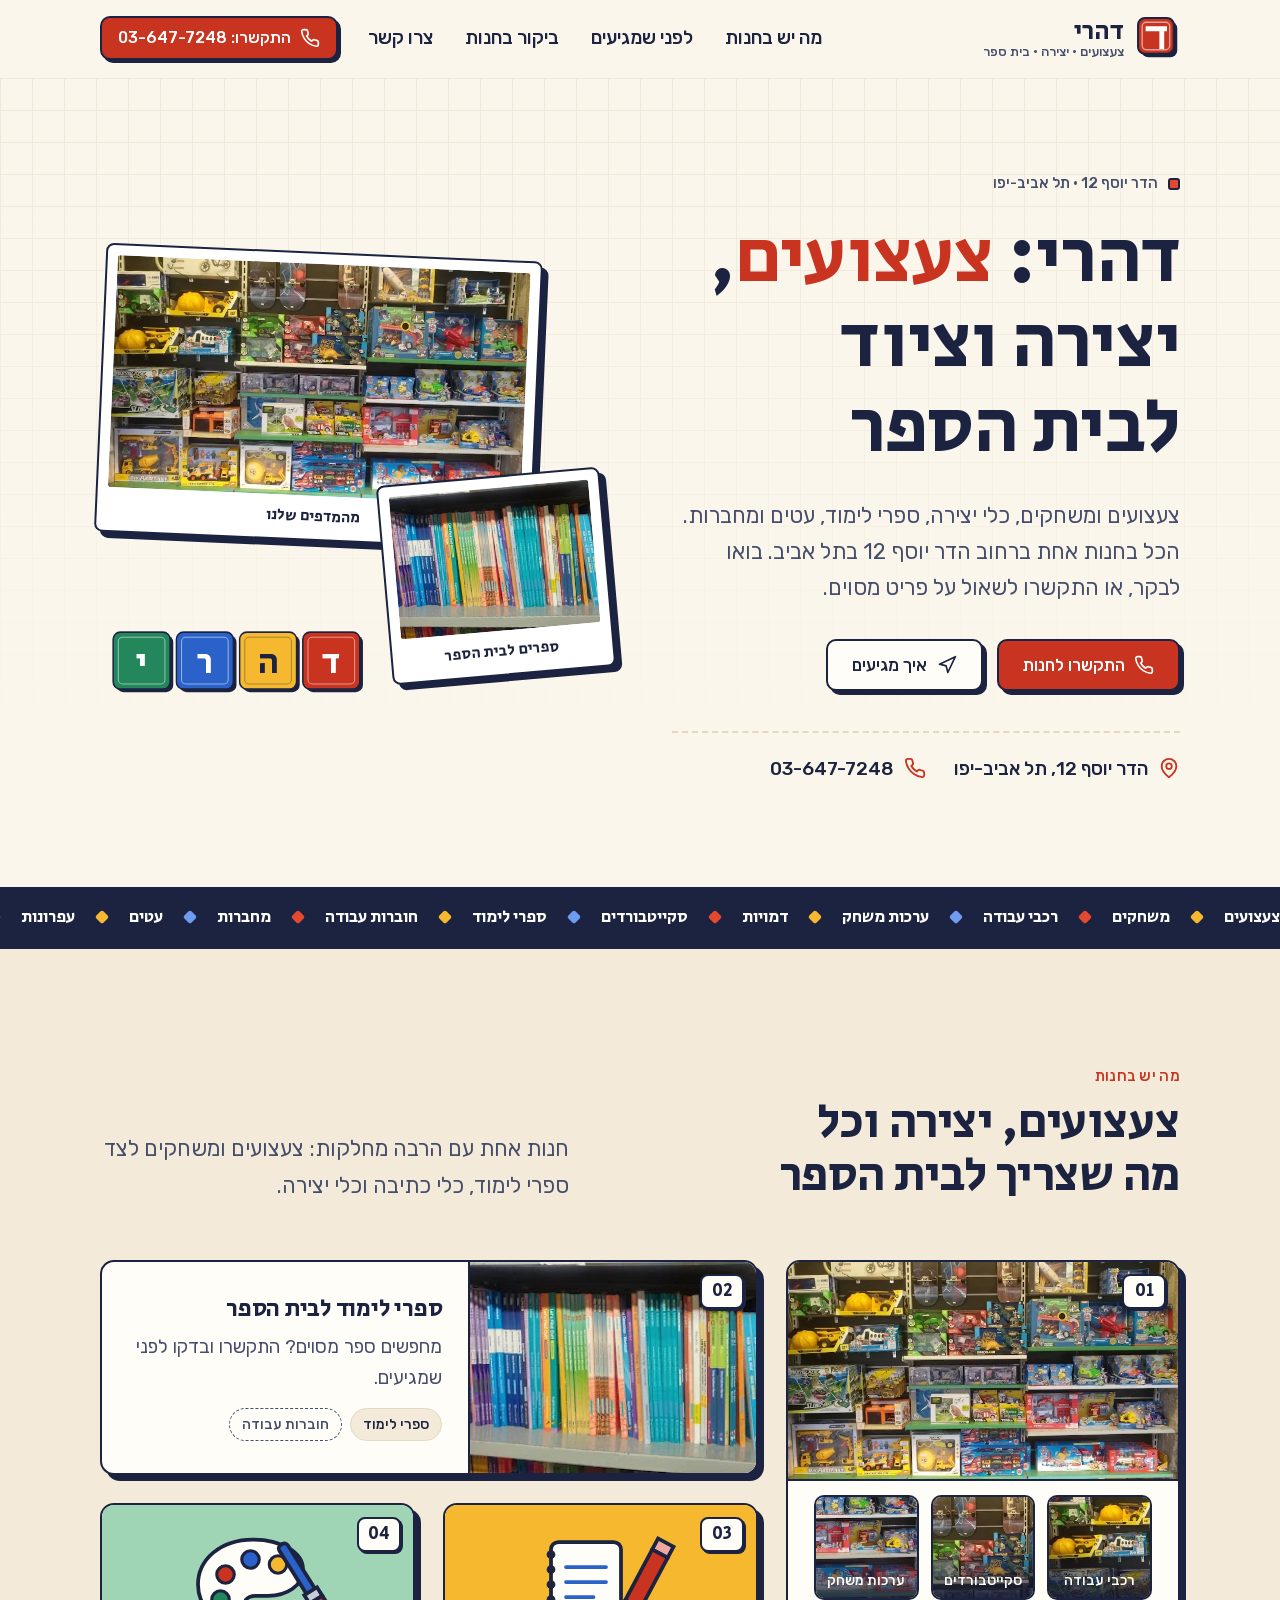
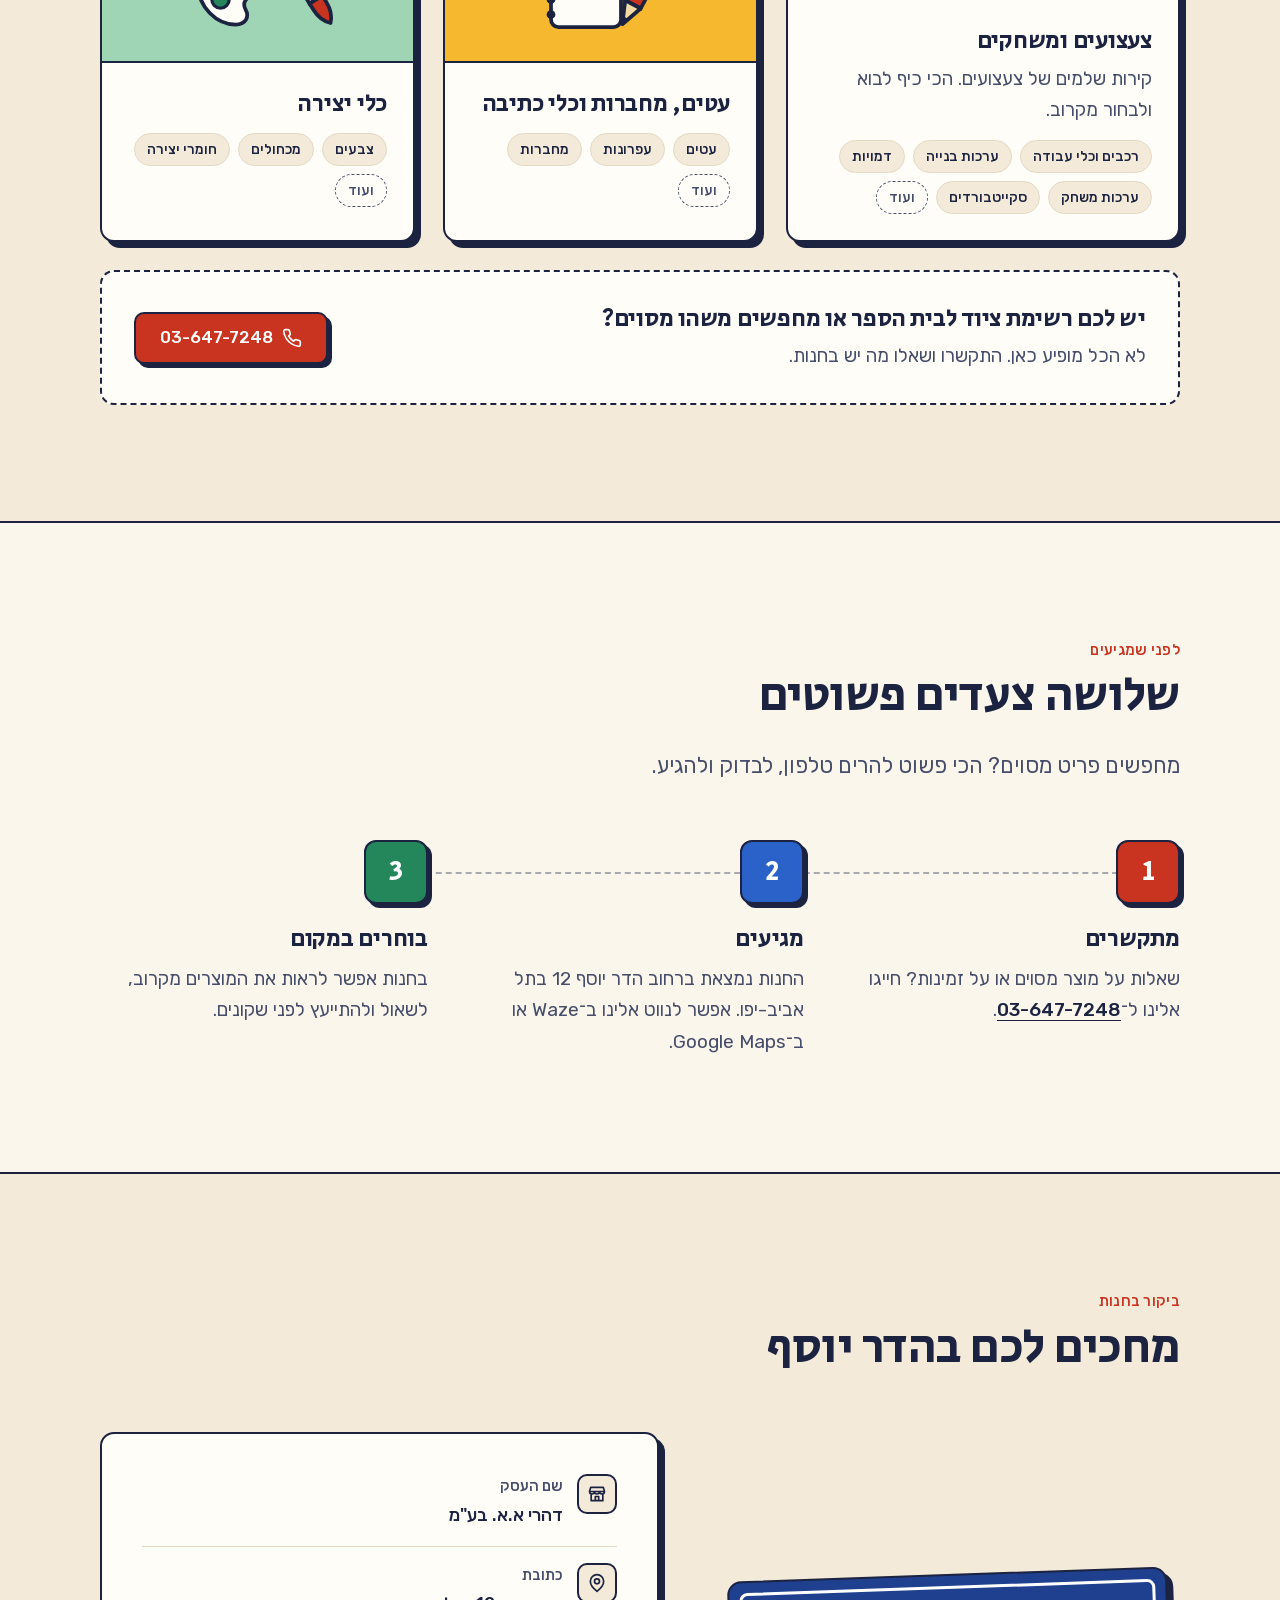
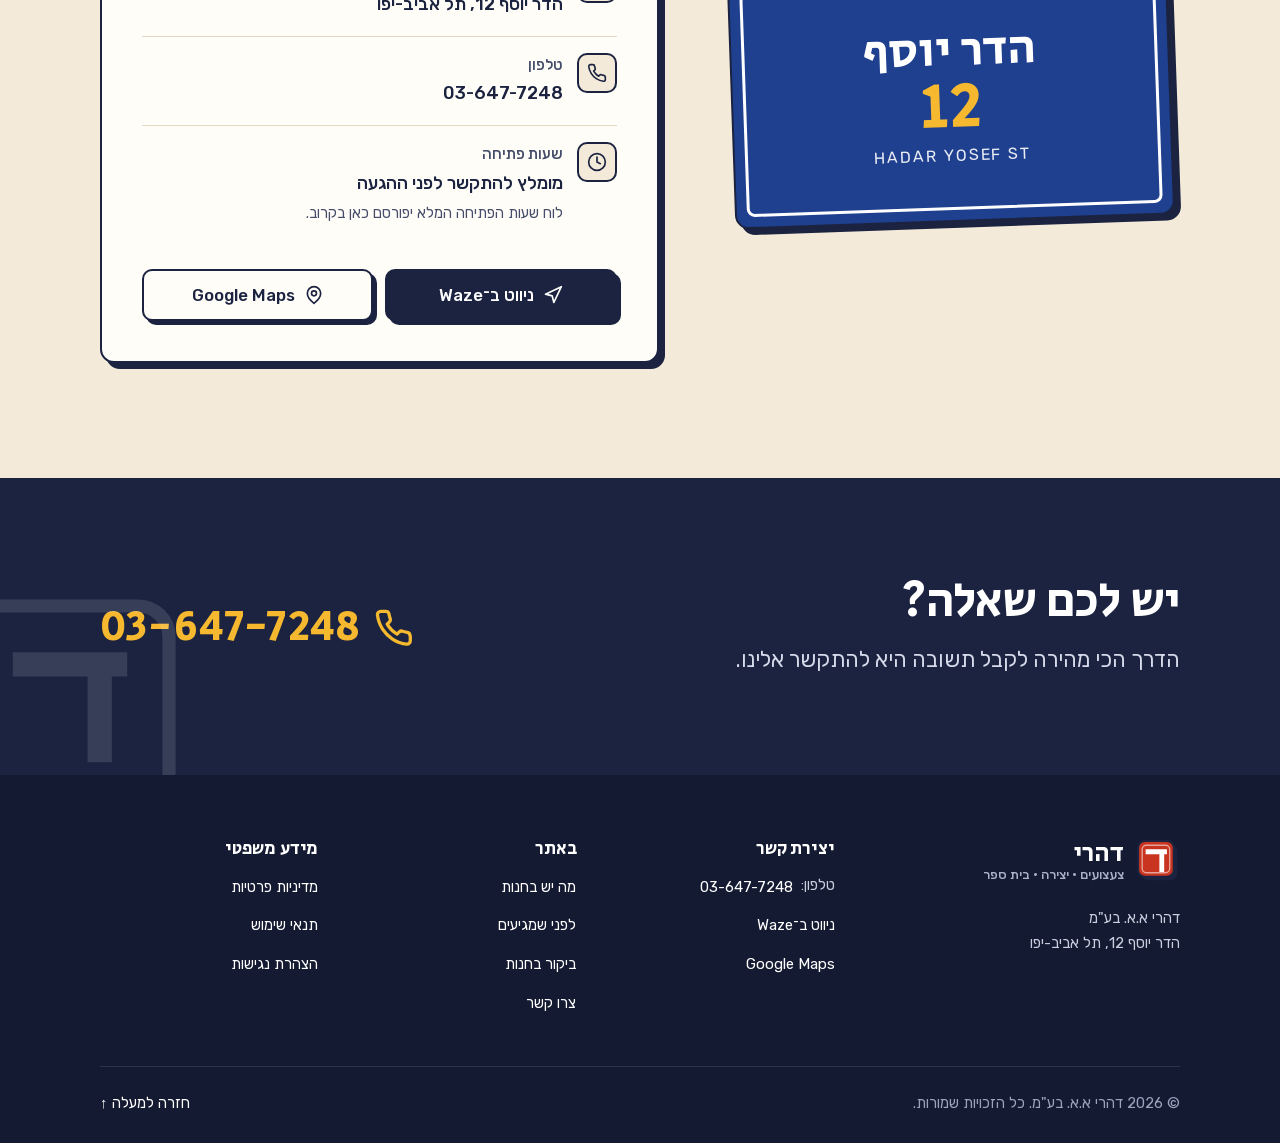
<file: index.html>
<!doctype html>
<html lang="he" dir="rtl">
<head>
  <meta charset="utf-8">
  <meta name="viewport" content="width=device-width, initial-scale=1, viewport-fit=cover">
  <title>דהרי | צעצועים, כלי יצירה וציוד לבית הספר – הדר יוסף 12, תל אביב</title>
  <meta name="description" content="דהרי – צעצועים ומשחקים, כלי יצירה, ספרי לימוד לבית הספר, עטים ומחברות. הדר יוסף 12, תל אביב-יפו. טלפון 03-647-7248.">
  <meta name="theme-color" content="#fbf6ec">
  <meta name="format-detection" content="telephone=no">
  <!-- TODO(domain): add <link rel="canonical" href="https://YOUR-DOMAIN/"> and og:url once the domain is known -->
  <meta property="og:type" content="website">
  <meta property="og:locale" content="he_IL">
  <meta property="og:site_name" content="דהרי – חנות צעצועים">
  <meta property="og:title" content="דהרי | צעצועים, כלי יצירה וציוד לבית הספר">
  <meta property="og:description" content="צעצועים, כלי יצירה, ספרי לימוד, עטים ומחברות. הדר יוסף 12, תל אביב-יפו. טלפון: 03-647-7248.">
  <meta property="og:image" content="assets/images/og-image.png">
  <meta property="og:image:width" content="1200">
  <meta property="og:image:height" content="630">
  <meta property="og:image:alt" content="קוביות צעצוע צבעוניות עם האותיות ד-ה-ר-י">
  <meta name="twitter:card" content="summary_large_image">
  <link rel="icon" href="assets/images/favicon.svg" type="image/svg+xml">
  <link rel="icon" href="assets/images/favicon-32.png" sizes="32x32" type="image/png">
  <link rel="apple-touch-icon" href="assets/images/apple-touch-icon.png">
  <link rel="preload" href="assets/fonts/secular-one-hebrew.woff2" as="font" type="font/woff2" crossorigin>
  <link rel="preload" href="assets/fonts/rubik-hebrew.woff2" as="font" type="font/woff2" crossorigin>
  <link rel="stylesheet" href="assets/css/style.css">
  <script type="application/ld+json">
  {
    "@context": "https://schema.org",
    "@type": "ToyStore",
    "name": "דהרי א.א. בע\"מ",
    "alternateName": "דהרי",
    "description": "חנות צעצועים ומשחקים, כלי יצירה, ספרי לימוד לבית הספר וכלי כתיבה.",
    "image": "assets/images/store-toys-wall.jpg",
    "telephone": "+972-3-647-7248",
    "address": {
      "@type": "PostalAddress",
      "streetAddress": "הדר יוסף 12",
      "addressLocality": "תל אביב-יפו",
      "addressCountry": "IL"
    }
  }
  </script>
  <!-- TODO(hours/url/social): add "openingHoursSpecification", "url", "image", "sameAs" to the JSON-LD only once verified -->
</head>
<body class="has-quickbar">
  <svg width="0" height="0" style="position:absolute" aria-hidden="true" focusable="false">
    <symbol id="i-phone" viewBox="0 0 24 24"><path fill="none" stroke="currentColor" stroke-width="2" stroke-linecap="round" stroke-linejoin="round" d="M22 16.9v3a2 2 0 0 1-2.2 2 19.8 19.8 0 0 1-8.6-3.1 19.5 19.5 0 0 1-6-6A19.8 19.8 0 0 1 2.1 4.2 2 2 0 0 1 4.1 2h3a2 2 0 0 1 2 1.7c.1.9.4 1.8.7 2.7a2 2 0 0 1-.5 2.1L8 9.8a16 16 0 0 0 6 6l1.3-1.3a2 2 0 0 1 2.1-.4c.9.3 1.8.6 2.7.7a2 2 0 0 1 1.7 2z"/></symbol>
    <symbol id="i-pin" viewBox="0 0 24 24"><path fill="none" stroke="currentColor" stroke-width="2" stroke-linecap="round" stroke-linejoin="round" d="M20 10c0 6-8 12-8 12s-8-6-8-12a8 8 0 0 1 16 0z"/><circle cx="12" cy="10" r="3" fill="none" stroke="currentColor" stroke-width="2"/></symbol>
    <symbol id="i-clock" viewBox="0 0 24 24"><circle cx="12" cy="12" r="10" fill="none" stroke="currentColor" stroke-width="2"/><path fill="none" stroke="currentColor" stroke-width="2" stroke-linecap="round" d="M12 6v6l4 2"/></symbol>
    <symbol id="i-nav" viewBox="0 0 24 24"><path fill="none" stroke="currentColor" stroke-width="2" stroke-linejoin="round" d="M3 11 22 2l-9 19-2-8-8-2z"/></symbol>
    <symbol id="i-store" viewBox="0 0 24 24"><path fill="none" stroke="currentColor" stroke-width="2" stroke-linecap="round" stroke-linejoin="round" d="M3 9l1.5-5h15L21 9M3 9h18M3 9v0a3 3 0 0 0 6 0 3 3 0 0 0 6 0 3 3 0 0 0 6 0M5 12v8h14v-8M10 20v-5h4v5"/></symbol>
  </svg>

  <a class="skip-link" href="#main">דלג לתוכן הראשי</a>

  <header class="site-header" id="top">
    <div class="container header-inner">
      <a class="brand" href="./" aria-label="דהרי – לדף הבית">
        <img class="brand-mark" src="assets/images/favicon.svg" alt="" width="44" height="44">
        <span class="brand-text">
          <span class="brand-name">דהרי</span>
          <span class="brand-sub">צעצועים · יצירה · בית ספר</span>
        </span>
      </a>
      <button class="menu-toggle" type="button" aria-expanded="false" aria-controls="site-nav">
        <span class="visually-hidden">תפריט</span>
        <span class="menu-toggle-bars" aria-hidden="true"><span></span><span></span><span></span></span>
      </button>
      <nav class="nav" id="site-nav" aria-label="ניווט ראשי">
        <ul class="nav-list">
          <li><a href="#shop">מה יש בחנות</a></li>
          <li><a href="#how">לפני שמגיעים</a></li>
          <li><a href="#visit">ביקור בחנות</a></li>
          <li><a href="#contact">צרו קשר</a></li>
        </ul>
        <a class="btn btn--primary btn--sm" href="tel:+97236477248">
          <svg aria-hidden="true"><use href="#i-phone"/></svg>
          <span>התקשרו: <span class="ltr">03-647-7248</span></span>
        </a>
      </nav>
    </div>
  </header>

  <main id="main">
    <!-- ================= HERO ================= -->
    <section class="hero" aria-labelledby="hero-title">
      <div class="container hero-grid">
        <div class="hero-copy">
          <p class="eyebrow">הדר יוסף 12 · תל אביב-יפו</p>
          <h1 id="hero-title">דהרי: <span class="accent">צעצועים</span>, יצירה וציוד לבית הספר</h1>
          <p class="hero-lead">צעצועים ומשחקים, כלי יצירה, ספרי לימוד, עטים ומחברות. הכל בחנות אחת ברחוב הדר יוסף 12 בתל אביב. בואו לבקר, או התקשרו לשאול על פריט מסוים.</p>
          <div class="hero-actions">
            <a class="btn btn--primary" href="tel:+97236477248">
              <svg aria-hidden="true"><use href="#i-phone"/></svg>
              התקשרו לחנות
            </a>
            <a class="btn" href="https://www.google.com/maps/search/?api=1&amp;query=%D7%93%D7%94%D7%A8%D7%99%20%D7%94%D7%93%D7%A8%20%D7%99%D7%95%D7%A1%D7%A3%2012%20%D7%AA%D7%9C%20%D7%90%D7%91%D7%99%D7%91" target="_blank" rel="noopener">
              <svg aria-hidden="true"><use href="#i-nav"/></svg>
              איך מגיעים
              <span class="visually-hidden">(נפתח ב-Google Maps בחלון חדש)</span>
            </a>
          </div>
          <ul class="hero-facts" aria-label="פרטים מהירים">
            <li><svg aria-hidden="true"><use href="#i-pin"/></svg>הדר יוסף 12, תל אביב-יפו</li>
            <li><svg aria-hidden="true"><use href="#i-phone"/></svg><a href="tel:+97236477248" class="ltr">03-647-7248</a></li>
          </ul>
        </div>

        <div class="hero-art">
          <div class="collage">
            <figure class="polaroid polaroid--main">
              <picture>
                <source srcset="assets/images/store-toys-wall.webp" type="image/webp">
                <img src="assets/images/store-toys-wall.jpg" width="680" height="382" fetchpriority="high" decoding="async"
                     alt="קיר מדפים בחנות דהרי, מלא בצעצועים בקופסאות">
              </picture>
              <figcaption>מהמדפים שלנו</figcaption>
            </figure>
            <figure class="polaroid polaroid--side">
              <picture>
                <source srcset="assets/images/store-school-books.webp" type="image/webp">
                <img src="assets/images/store-school-books.jpg" width="284" height="203" decoding="async"
                     alt="ספרי לימוד וחוברות עבודה על מדף בחנות">
              </picture>
              <figcaption>ספרים לבית הספר</figcaption>
            </figure>
            <svg class="blocks" viewBox="0 0 490 128" role="img" aria-label="קוביות צעצוע עם האותיות ד, ה, ר, י">
              <g transform="translate(372 6)"><g class="blk" style="--d:.1s">
                <rect x="6" y="6" width="110" height="110" rx="14" fill="#1b2340"/>
                <rect width="110" height="110" rx="14" fill="#c8341f" stroke="#1b2340" stroke-width="3"/>
                <rect x="10" y="10" width="90" height="90" rx="8" fill="none" stroke="#fff" stroke-opacity=".5" stroke-width="2"/>
                <text x="55" y="58" text-anchor="middle" dominant-baseline="central" font-family="Secular One, Rubik, sans-serif" font-size="68" fill="#fff">ד</text>
              </g></g>
              <g transform="translate(250 6)"><g class="blk" style="--d:.18s">
                <rect x="6" y="6" width="110" height="110" rx="14" fill="#1b2340"/>
                <rect width="110" height="110" rx="14" fill="#f5b82e" stroke="#1b2340" stroke-width="3"/>
                <rect x="10" y="10" width="90" height="90" rx="8" fill="none" stroke="#1b2340" stroke-opacity=".35" stroke-width="2"/>
                <text x="55" y="58" text-anchor="middle" dominant-baseline="central" font-family="Secular One, Rubik, sans-serif" font-size="68" fill="#1b2340">ה</text>
              </g></g>
              <g transform="translate(128 6)"><g class="blk" style="--d:.26s">
                <rect x="6" y="6" width="110" height="110" rx="14" fill="#1b2340"/>
                <rect width="110" height="110" rx="14" fill="#2a62c9" stroke="#1b2340" stroke-width="3"/>
                <rect x="10" y="10" width="90" height="90" rx="8" fill="none" stroke="#fff" stroke-opacity=".5" stroke-width="2"/>
                <text x="55" y="58" text-anchor="middle" dominant-baseline="central" font-family="Secular One, Rubik, sans-serif" font-size="68" fill="#fff">ר</text>
              </g></g>
              <g transform="translate(6 6)"><g class="blk" style="--d:.34s">
                <rect x="6" y="6" width="110" height="110" rx="14" fill="#1b2340"/>
                <rect width="110" height="110" rx="14" fill="#23875b" stroke="#1b2340" stroke-width="3"/>
                <rect x="10" y="10" width="90" height="90" rx="8" fill="none" stroke="#fff" stroke-opacity=".5" stroke-width="2"/>
                <text x="55" y="58" text-anchor="middle" dominant-baseline="central" font-family="Secular One, Rubik, sans-serif" font-size="68" fill="#fff">י</text>
              </g></g>
            </svg>
          </div>
        </div>
      </div>
    </section>

    <!-- ================= CATEGORY TICKER ================= -->
    <div class="ticker" aria-hidden="true">
      <div class="ticker-track">
        <ul>
          <li>צעצועים</li><li>משחקים</li><li>רכבי עבודה</li><li>ערכות משחק</li><li>דמויות</li><li>סקייטבורדים</li>
          <li>ספרי לימוד</li><li>חוברות עבודה</li><li>מחברות</li><li>עטים</li><li>עפרונות</li><li>כלי יצירה</li>
        </ul>
        <ul>
          <li>צעצועים</li><li>משחקים</li><li>רכבי עבודה</li><li>ערכות משחק</li><li>דמויות</li><li>סקייטבורדים</li>
          <li>ספרי לימוד</li><li>חוברות עבודה</li><li>מחברות</li><li>עטים</li><li>עפרונות</li><li>כלי יצירה</li>
        </ul>
      </div>
    </div>

    <!-- ================= WHAT'S IN THE STORE ================= -->
    <section class="section section--tint" id="shop" aria-labelledby="shop-title">
      <div class="container">
        <div class="section-head section-head--split reveal-target">
          <div>
            <span class="section-kicker">מה יש בחנות</span>
            <h2 id="shop-title">צעצועים, יצירה וכל מה שצריך לבית הספר</h2>
          </div>
          <p>חנות אחת עם הרבה מחלקות: צעצועים ומשחקים לצד ספרי לימוד, כלי כתיבה וכלי יצירה.</p>
        </div>

        <div class="shop-grid">
          <!-- Toys -->
          <article class="shop-card shop-card--feature reveal-target">
            <div class="shop-media">
              <picture>
                <source srcset="assets/images/store-toys-wall.webp" type="image/webp">
                <img src="assets/images/store-toys-wall.jpg" width="680" height="382" loading="lazy" decoding="async"
                     alt="קיר מדפים בחנות דהרי עם צעצועים בקופסאות: רכבי עבודה, סקייטבורדים, ערכות משחק ודינוזאורים">
              </picture>
              <span class="dept-no" aria-hidden="true">01</span>
            </div>
            <ul class="detail-row" aria-label="דוגמאות מהמדפים">
              <li>
                <picture>
                  <source srcset="assets/images/detail-work-vehicles.webp" type="image/webp">
                  <img src="assets/images/detail-work-vehicles.jpg" width="200" height="200" loading="lazy" decoding="async" alt="">
                </picture>
                <span>רכבי עבודה</span>
              </li>
              <li>
                <picture>
                  <source srcset="assets/images/detail-skateboards.webp" type="image/webp">
                  <img src="assets/images/detail-skateboards.jpg" width="200" height="200" loading="lazy" decoding="async" alt="">
                </picture>
                <span>סקייטבורדים</span>
              </li>
              <li>
                <picture>
                  <source srcset="assets/images/detail-playsets.webp" type="image/webp">
                  <img src="assets/images/detail-playsets.jpg" width="200" height="200" loading="lazy" decoding="async" alt="">
                </picture>
                <span>ערכות משחק</span>
              </li>
            </ul>
            <div class="shop-body">
              <h3>צעצועים ומשחקים</h3>
              <p>קירות שלמים של צעצועים. הכי כיף לבוא ולבחור מקרוב.</p>
              <ul class="tags" aria-label="בין היתר">
                <li>רכבים וכלי עבודה</li><li>ערכות בנייה</li><li>דמויות</li><li>ערכות משחק</li><li>סקייטבורדים</li><li>ועוד</li>
              </ul>
            </div>
          </article>

          <!-- School books -->
          <article class="shop-card shop-card--row reveal-target">
            <div class="shop-media">
              <picture>
                <source srcset="assets/images/store-school-books.webp" type="image/webp">
                <img src="assets/images/store-school-books.jpg" width="284" height="203" loading="lazy" decoding="async"
                     alt="מדף בחנות עם ספרי לימוד וחוברות עבודה צבעוניים לבית הספר">
              </picture>
              <span class="dept-no" aria-hidden="true">02</span>
            </div>
            <div class="shop-body">
              <h3>ספרי לימוד לבית הספר</h3>
              <p>מחפשים ספר מסוים? התקשרו ובדקו לפני שמגיעים.</p>
              <ul class="tags" aria-label="בין היתר">
                <li>ספרי לימוד</li><li>חוברות עבודה</li>
              </ul>
            </div>
          </article>

          <!-- Writing -->
          <article class="shop-card shop-card--tile reveal-target">
            <div class="shop-art shop-art--yellow" aria-hidden="true">
              <span class="dept-no">03</span>
              <svg viewBox="0 0 120 90">
                <rect x="20" y="12" width="56" height="68" rx="6" fill="#fffdf8" stroke="#1b2340" stroke-width="3"/>
                <path d="M32 32h32M32 44h32M32 56h22" stroke="#2a62c9" stroke-width="3" stroke-linecap="round"/>
                <g fill="#1b2340"><circle cx="20" cy="22" r="3.5"/><circle cx="20" cy="34" r="3.5"/><circle cx="20" cy="46" r="3.5"/><circle cx="20" cy="58" r="3.5"/><circle cx="20" cy="70" r="3.5"/></g>
                <g transform="rotate(28 94 46)">
                  <rect x="87" y="8" width="14" height="10" fill="#f0a7a0" stroke="#1b2340" stroke-width="3"/>
                  <rect x="87" y="18" width="14" height="46" fill="#c8341f" stroke="#1b2340" stroke-width="3"/>
                  <path d="M87 64l7 18 7-18z" fill="#f3d9a4" stroke="#1b2340" stroke-width="3" stroke-linejoin="round"/>
                  <path d="M92 76l2 6 2-6z" fill="#1b2340"/>
                </g>
              </svg>
            </div>
            <div class="shop-body">
              <h3>עטים, מחברות וכלי כתיבה</h3>
              <ul class="tags" aria-label="בין היתר">
                <li>עטים</li><li>עפרונות</li><li>מחברות</li><li>ועוד</li>
              </ul>
            </div>
          </article>

          <!-- Crafts -->
          <article class="shop-card shop-card--tile reveal-target">
            <div class="shop-art shop-art--green" aria-hidden="true">
              <span class="dept-no">04</span>
              <svg viewBox="0 0 120 90">
                <path d="M56 10C30 10 12 26 12 46c0 18 15 32 30 32 9 0 11-7 8-12-3-6 1-11 8-11h10c15 0 28-8 28-21C96 20 78 10 56 10z" fill="#fffdf8" stroke="#1b2340" stroke-width="3" stroke-linejoin="round"/>
                <circle cx="34" cy="38" r="7" fill="#c8341f" stroke="#1b2340" stroke-width="2.5"/>
                <circle cx="54" cy="26" r="7" fill="#2a62c9" stroke="#1b2340" stroke-width="2.5"/>
                <circle cx="76" cy="30" r="7" fill="#f5b82e" stroke="#1b2340" stroke-width="2.5"/>
                <circle cx="30" cy="58" r="7" fill="#23875b" stroke="#1b2340" stroke-width="2.5"/>
                <g transform="rotate(-32 100 48)">
                  <rect x="96" y="8" width="8" height="46" rx="3" fill="#2a62c9" stroke="#1b2340" stroke-width="3"/>
                  <rect x="94" y="52" width="12" height="8" fill="#c9ccd6" stroke="#1b2340" stroke-width="3"/>
                  <path d="M94 60h12v6c0 7-3 13-6 16-3-3-6-9-6-16z" fill="#c8341f" stroke="#1b2340" stroke-width="3" stroke-linejoin="round"/>
                </g>
              </svg>
            </div>
            <div class="shop-body">
              <h3>כלי יצירה</h3>
              <ul class="tags" aria-label="בין היתר">
                <li>צבעים</li><li>מכחולים</li><li>חומרי יצירה</li><li>ועוד</li>
              </ul>
            </div>
          </article>

          <!-- Ask -->
          <aside class="shop-ask reveal-target" aria-labelledby="ask-title">
            <div>
              <h3 id="ask-title">יש לכם רשימת ציוד לבית הספר או מחפשים משהו מסוים?</h3>
              <p>לא הכל מופיע כאן. התקשרו ושאלו מה יש בחנות.</p>
            </div>
            <a class="btn btn--primary" href="tel:+97236477248">
              <svg aria-hidden="true"><use href="#i-phone"/></svg>
              <span class="ltr">03-647-7248</span>
            </a>
          </aside>
        </div>
      </div>
    </section>

    <!-- ================= HOW / BEFORE YOU COME ================= -->
    <section class="section" id="how" aria-labelledby="how-title">
      <div class="container">
        <div class="section-head reveal-target">
          <span class="section-kicker">לפני שמגיעים</span>
          <h2 id="how-title">שלושה צעדים פשוטים</h2>
          <p>מחפשים פריט מסוים? הכי פשוט להרים טלפון, לבדוק ולהגיע.</p>
        </div>
        <ol class="steps">
          <li class="step reveal-target">
            <span class="step-num" aria-hidden="true">1</span>
            <h3>מתקשרים</h3>
            <p>שאלות על מוצר מסוים או על זמינות? חייגו אלינו <span class="nowrap">ל־<a href="tel:+97236477248" class="ltr">03-647-7248</a>.</span></p>
          </li>
          <li class="step reveal-target">
            <span class="step-num" aria-hidden="true">2</span>
            <h3>מגיעים</h3>
            <p>החנות נמצאת ברחוב הדר יוסף 12 בתל אביב-יפו. אפשר לנווט אלינו ב־Waze או ב־Google Maps.</p>
          </li>
          <li class="step reveal-target">
            <span class="step-num" aria-hidden="true">3</span>
            <h3>בוחרים במקום</h3>
            <p>בחנות אפשר לראות את המוצרים מקרוב, לשאול ולהתייעץ לפני שקונים.</p>
          </li>
        </ol>
      </div>
    </section>

    <!-- ================= VISIT ================= -->
    <section class="section section--tint" id="visit" aria-labelledby="visit-title">
      <div class="container">
        <div class="section-head reveal-target">
          <span class="section-kicker">ביקור בחנות</span>
          <h2 id="visit-title">מחכים לכם בהדר יוסף</h2>
        </div>
        <div class="visit-grid">
          <div class="street-sign-wrap reveal-target" aria-hidden="true">
            <div class="street-sign">
              <div class="street-sign-inner">
                <span class="street-sign-he">הדר יוסף</span>
                <span class="street-sign-num">12</span>
                <span class="street-sign-en">HADAR YOSEF ST</span>
              </div>
            </div>
          </div>

          <div class="info-card reveal-target">
            <dl class="info-list">
              <div class="info-row">
                <span class="info-icon" aria-hidden="true"><svg><use href="#i-store"/></svg></span>
                <div>
                  <dt>שם העסק</dt>
                  <dd>דהרי א.א. בע"מ</dd>
                </div>
              </div>
              <div class="info-row">
                <span class="info-icon" aria-hidden="true"><svg><use href="#i-pin"/></svg></span>
                <div>
                  <dt>כתובת</dt>
                  <dd>הדר יוסף 12, תל אביב-יפו</dd>
                </div>
              </div>
              <div class="info-row">
                <span class="info-icon" aria-hidden="true"><svg><use href="#i-phone"/></svg></span>
                <div>
                  <dt>טלפון</dt>
                  <dd><a href="tel:+97236477248" class="ltr">03-647-7248</a></dd>
                </div>
              </div>
              <div class="info-row">
                <span class="info-icon" aria-hidden="true"><svg><use href="#i-clock"/></svg></span>
                <div>
                  <dt>שעות פתיחה</dt>
                  <!-- TODO(hours): replace with the verified weekly schedule -->
                  <dd>מומלץ להתקשר לפני ההגעה
                    <span class="info-note">לוח שעות הפתיחה המלא יפורסם כאן בקרוב.</span>
                  </dd>
                </div>
              </div>
            </dl>
            <div class="info-actions">
              <a class="btn btn--ink" href="https://waze.com/ul?q=%D7%94%D7%93%D7%A8%20%D7%99%D7%95%D7%A1%D7%A3%2012%20%D7%AA%D7%9C%20%D7%90%D7%91%D7%99%D7%91&amp;navigate=yes" target="_blank" rel="noopener">
                <svg aria-hidden="true"><use href="#i-nav"/></svg>
                ניווט ב־Waze
                <span class="visually-hidden">(נפתח בחלון חדש)</span>
              </a>
              <a class="btn" href="https://www.google.com/maps/search/?api=1&amp;query=%D7%93%D7%94%D7%A8%D7%99%20%D7%94%D7%93%D7%A8%20%D7%99%D7%95%D7%A1%D7%A3%2012%20%D7%AA%D7%9C%20%D7%90%D7%91%D7%99%D7%91" target="_blank" rel="noopener">
                <svg aria-hidden="true"><use href="#i-pin"/></svg>
                Google Maps
                <span class="visually-hidden">(נפתח בחלון חדש)</span>
              </a>
            </div>
          </div>
        </div>
      </div>
    </section>

    <!-- ================= CONTACT BAND ================= -->
    <section class="cta-band" id="contact" aria-labelledby="contact-title">
      <div class="container">
        <div>
          <h2 id="contact-title">יש לכם שאלה?</h2>
          <p>הדרך הכי מהירה לקבל תשובה היא להתקשר אלינו.</p>
        </div>
        <a class="cta-phone" href="tel:+97236477248">
          <svg aria-hidden="true"><use href="#i-phone"/></svg>
          <span class="ltr">03-647-7248</span>
        </a>
      </div>
      <svg class="cta-deco" viewBox="0 0 100 100" aria-hidden="true"><rect x="5" y="5" width="90" height="90" rx="14" fill="none" stroke="#fff" stroke-width="6"/><path d="M24 26h52v11h-7v39H58V37H24z" fill="#fff"/></svg>
    </section>
  </main>

  <footer class="site-footer">
    <div class="container">
      <div class="footer-grid">
        <div class="footer-brand">
          <a class="brand" href="./">
            <img class="brand-mark" src="assets/images/favicon.svg" alt="" width="44" height="44">
            <span class="brand-text">
              <span class="brand-name">דהרי</span>
              <span class="brand-sub">צעצועים · יצירה · בית ספר</span>
            </span>
          </a>
          <p>דהרי א.א. בע"מ<br>הדר יוסף 12, תל אביב-יפו</p>
        </div>
        <div>
          <h2 class="footer-title">יצירת קשר</h2>
          <ul class="footer-list">
            <li>טלפון: <a href="tel:+97236477248" class="ltr">03-647-7248</a></li>
            <li><a href="https://waze.com/ul?q=%D7%94%D7%93%D7%A8%20%D7%99%D7%95%D7%A1%D7%A3%2012%20%D7%AA%D7%9C%20%D7%90%D7%91%D7%99%D7%91&amp;navigate=yes" target="_blank" rel="noopener">ניווט ב־Waze<span class="visually-hidden"> (נפתח בחלון חדש)</span></a></li>
            <li><a href="https://www.google.com/maps/search/?api=1&amp;query=%D7%93%D7%94%D7%A8%D7%99%20%D7%94%D7%93%D7%A8%20%D7%99%D7%95%D7%A1%D7%A3%2012%20%D7%AA%D7%9C%20%D7%90%D7%91%D7%99%D7%91" target="_blank" rel="noopener">Google Maps<span class="visually-hidden"> (נפתח בחלון חדש)</span></a></li>
            <!-- TODO(social): add Instagram / Facebook / WhatsApp links once provided -->
          </ul>
        </div>
        <div>
          <h2 class="footer-title">באתר</h2>
          <ul class="footer-list">
            <li><a href="#shop">מה יש בחנות</a></li>
            <li><a href="#how">לפני שמגיעים</a></li>
            <li><a href="#visit">ביקור בחנות</a></li>
            <li><a href="#contact">צרו קשר</a></li>
          </ul>
        </div>
        <div>
          <h2 class="footer-title">מידע משפטי</h2>
          <ul class="footer-list">
            <li><a href="privacy.html">מדיניות פרטיות</a></li>
            <li><a href="terms.html">תנאי שימוש</a></li>
            <li><a href="accessibility.html">הצהרת נגישות</a></li>
          </ul>
        </div>
      </div>
      <div class="footer-bottom">
        <span>© <span data-year>2026</span> דהרי א.א. בע"מ. כל הזכויות שמורות.</span>
        <a href="#top">חזרה למעלה ↑</a>
      </div>
    </div>
  </footer>

  <nav class="quickbar" aria-label="פעולות מהירות">
    <a class="btn btn--primary" href="tel:+97236477248"><svg aria-hidden="true"><use href="#i-phone"/></svg>התקשרו</a>
    <a class="btn" href="https://waze.com/ul?q=%D7%94%D7%93%D7%A8%20%D7%99%D7%95%D7%A1%D7%A3%2012%20%D7%AA%D7%9C%20%D7%90%D7%91%D7%99%D7%91&amp;navigate=yes" target="_blank" rel="noopener"><svg aria-hidden="true"><use href="#i-nav"/></svg>ניווט<span class="visually-hidden"> (נפתח בחלון חדש)</span></a>
  </nav>

  <script src="assets/js/main.js" defer></script>
</body>
</html>
</file>
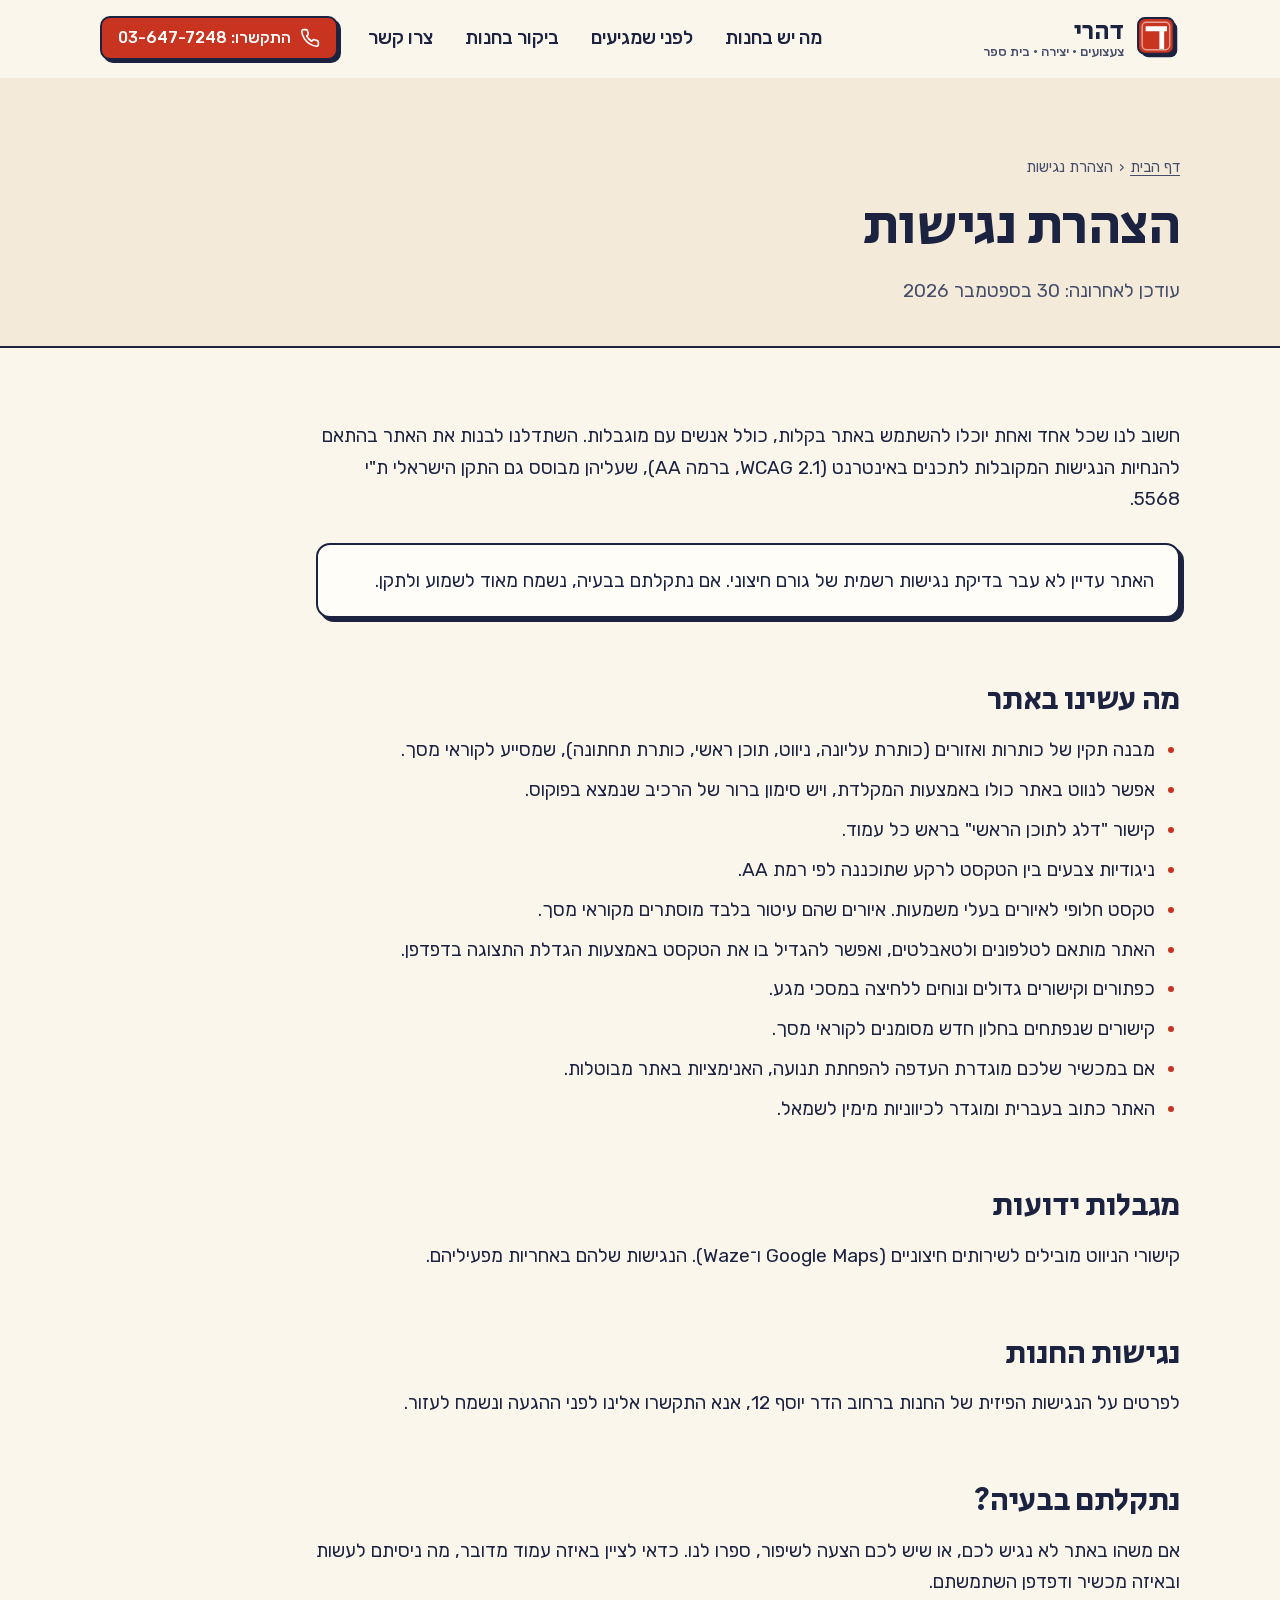
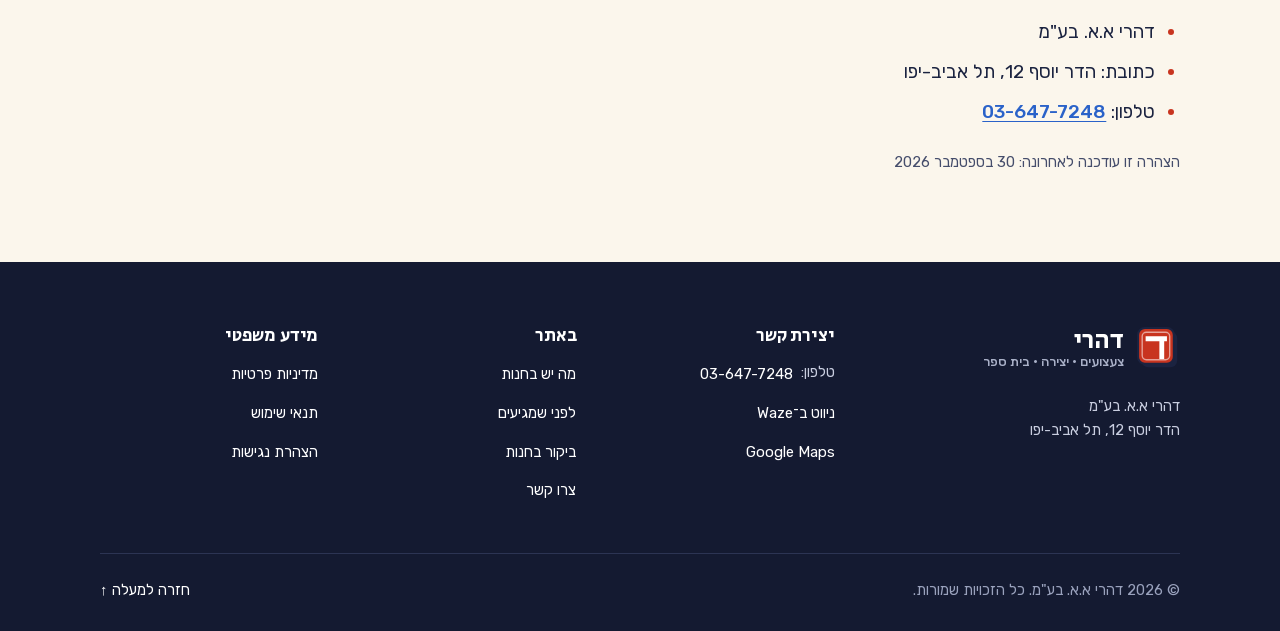
<file: accessibility.html>
<!doctype html>
<html lang="he" dir="rtl">
<head>
  <meta charset="utf-8">
  <meta name="viewport" content="width=device-width, initial-scale=1, viewport-fit=cover">
  <title>הצהרת נגישות | דהרי – חנות צעצועים</title>
  <meta name="description" content="הצהרת הנגישות של אתר דהרי – חנות צעצועים: מה עשינו כדי שהאתר יהיה נגיש, ואיך מדווחים לנו על בעיה.">
  <meta name="theme-color" content="#fbf6ec">
  <meta name="format-detection" content="telephone=no">
  <!-- TODO(domain): add canonical once the domain is known -->
  <meta property="og:type" content="website">
  <meta property="og:locale" content="he_IL">
  <meta property="og:site_name" content="דהרי – חנות צעצועים">
  <meta property="og:title" content="הצהרת נגישות | דהרי">
  <meta property="og:description" content="הצהרת הנגישות של אתר דהרי – חנות צעצועים: מה עשינו כדי שהאתר יהיה נגיש, ואיך מדווחים לנו על בעיה.">
  <link rel="icon" href="assets/images/favicon.svg" type="image/svg+xml">
  <link rel="icon" href="assets/images/favicon-32.png" sizes="32x32" type="image/png">
  <link rel="apple-touch-icon" href="assets/images/apple-touch-icon.png">
  <link rel="preload" href="assets/fonts/secular-one-hebrew.woff2" as="font" type="font/woff2" crossorigin>
  <link rel="preload" href="assets/fonts/rubik-hebrew.woff2" as="font" type="font/woff2" crossorigin>
  <link rel="stylesheet" href="assets/css/style.css">
</head>
<body class="has-quickbar">
  <svg width="0" height="0" style="position:absolute" aria-hidden="true" focusable="false">
    <symbol id="i-phone" viewBox="0 0 24 24"><path fill="none" stroke="currentColor" stroke-width="2" stroke-linecap="round" stroke-linejoin="round" d="M22 16.9v3a2 2 0 0 1-2.2 2 19.8 19.8 0 0 1-8.6-3.1 19.5 19.5 0 0 1-6-6A19.8 19.8 0 0 1 2.1 4.2 2 2 0 0 1 4.1 2h3a2 2 0 0 1 2 1.7c.1.9.4 1.8.7 2.7a2 2 0 0 1-.5 2.1L8 9.8a16 16 0 0 0 6 6l1.3-1.3a2 2 0 0 1 2.1-.4c.9.3 1.8.6 2.7.7a2 2 0 0 1 1.7 2z"/></symbol>
    <symbol id="i-pin" viewBox="0 0 24 24"><path fill="none" stroke="currentColor" stroke-width="2" stroke-linecap="round" stroke-linejoin="round" d="M20 10c0 6-8 12-8 12s-8-6-8-12a8 8 0 0 1 16 0z"/><circle cx="12" cy="10" r="3" fill="none" stroke="currentColor" stroke-width="2"/></symbol>
    <symbol id="i-clock" viewBox="0 0 24 24"><circle cx="12" cy="12" r="10" fill="none" stroke="currentColor" stroke-width="2"/><path fill="none" stroke="currentColor" stroke-width="2" stroke-linecap="round" d="M12 6v6l4 2"/></symbol>
    <symbol id="i-nav" viewBox="0 0 24 24"><path fill="none" stroke="currentColor" stroke-width="2" stroke-linejoin="round" d="M3 11 22 2l-9 19-2-8-8-2z"/></symbol>
    <symbol id="i-store" viewBox="0 0 24 24"><path fill="none" stroke="currentColor" stroke-width="2" stroke-linecap="round" stroke-linejoin="round" d="M3 9l1.5-5h15L21 9M3 9h18M3 9v0a3 3 0 0 0 6 0 3 3 0 0 0 6 0 3 3 0 0 0 6 0M5 12v8h14v-8M10 20v-5h4v5"/></symbol>
  </svg>

  <a class="skip-link" href="#main">דלג לתוכן הראשי</a>

  <header class="site-header" id="top">
    <div class="container header-inner">
      <a class="brand" href="./" aria-label="דהרי – לדף הבית">
        <img class="brand-mark" src="assets/images/favicon.svg" alt="" width="44" height="44">
        <span class="brand-text">
          <span class="brand-name">דהרי</span>
          <span class="brand-sub">צעצועים · יצירה · בית ספר</span>
        </span>
      </a>
      <button class="menu-toggle" type="button" aria-expanded="false" aria-controls="site-nav">
        <span class="visually-hidden">תפריט</span>
        <span class="menu-toggle-bars" aria-hidden="true"><span></span><span></span><span></span></span>
      </button>
      <nav class="nav" id="site-nav" aria-label="ניווט ראשי">
        <ul class="nav-list">
          <li><a href="./#shop">מה יש בחנות</a></li>
          <li><a href="./#how">לפני שמגיעים</a></li>
          <li><a href="./#visit">ביקור בחנות</a></li>
          <li><a href="./#contact">צרו קשר</a></li>
        </ul>
        <a class="btn btn--primary btn--sm" href="tel:+97236477248">
          <svg aria-hidden="true"><use href="#i-phone"/></svg>
          <span>התקשרו: <span class="ltr">03-647-7248</span></span>
        </a>
      </nav>
    </div>
  </header>

  <main id="main">
    <section class="page-hero" aria-labelledby="page-title">
      <div class="container">
        <nav class="breadcrumbs" aria-label="פירורי לחם">
          <ol>
            <li><a href="./">דף הבית</a></li>
            <li><span aria-current="page">הצהרת נגישות</span></li>
          </ol>
        </nav>
        <h1 id="page-title">הצהרת נגישות</h1>
        <p>עודכן לאחרונה: 30 בספטמבר 2026</p>
      </div>
    </section>
    <div class="container">
      <article class="prose">
        <p>חשוב לנו שכל אחד ואחת יוכלו להשתמש באתר בקלות, כולל אנשים עם מוגבלות. השתדלנו לבנות את האתר בהתאם להנחיות הנגישות המקובלות לתכנים באינטרנט (WCAG 2.1, ברמה AA), שעליהן מבוסס גם התקן הישראלי ת"י 5568.</p>
        <div class="callout">
          <p>האתר עדיין לא עבר בדיקת נגישות רשמית של גורם חיצוני. אם נתקלתם בבעיה, נשמח מאוד לשמוע ולתקן.</p>
        </div>

        <h2>מה עשינו באתר</h2>
        <ul>
          <li>מבנה תקין של כותרות ואזורים (כותרת עליונה, ניווט, תוכן ראשי, כותרת תחתונה), שמסייע לקוראי מסך.</li>
          <li>אפשר לנווט באתר כולו באמצעות המקלדת, ויש סימון ברור של הרכיב שנמצא בפוקוס.</li>
          <li>קישור "דלג לתוכן הראשי" בראש כל עמוד.</li>
          <li>ניגודיות צבעים בין הטקסט לרקע שתוכננה לפי רמת AA.</li>
          <li>טקסט חלופי לאיורים בעלי משמעות. איורים שהם עיטור בלבד מוסתרים מקוראי מסך.</li>
          <li>האתר מותאם לטלפונים ולטאבלטים, ואפשר להגדיל בו את הטקסט באמצעות הגדלת התצוגה בדפדפן.</li>
          <li>כפתורים וקישורים גדולים ונוחים ללחיצה במסכי מגע.</li>
          <li>קישורים שנפתחים בחלון חדש מסומנים לקוראי מסך.</li>
          <li>אם במכשיר שלכם מוגדרת העדפה להפחתת תנועה, האנימציות באתר מבוטלות.</li>
          <li>האתר כתוב בעברית ומוגדר לכיווניות מימין לשמאל.</li>
        </ul>

        <h2>מגבלות ידועות</h2>
        <p>קישורי הניווט מובילים לשירותים חיצוניים (Google Maps ו־Waze). הנגישות שלהם באחריות מפעיליהם.</p>

        <h2>נגישות החנות</h2>
        <!-- TODO(physical-accessibility): describe physical accessibility of the store (entrance, steps, parking) once verified -->
        <p>לפרטים על הנגישות הפיזית של החנות ברחוב הדר יוסף 12, אנא התקשרו אלינו לפני ההגעה ונשמח לעזור.</p>

        <h2>נתקלתם בבעיה?</h2>
        <p>אם משהו באתר לא נגיש לכם, או שיש לכם הצעה לשיפור, ספרו לנו. כדאי לציין באיזה עמוד מדובר, מה ניסיתם לעשות ובאיזה מכשיר ודפדפן השתמשתם.</p>
        <!-- TODO(coordinator): add the accessibility coordinator's name and email if one is appointed -->
        <ul>
          <li>דהרי א.א. בע"מ</li>
          <li>כתובת: הדר יוסף 12, תל אביב-יפו</li>
          <li>טלפון: <a href="tel:+97236477248" class="ltr">03-647-7248</a></li>
          <!-- TODO(email): add a contact email address once provided -->
        </ul>
        <p class="updated">הצהרה זו עודכנה לאחרונה: 30 בספטמבר 2026</p>
      </article>
    </div>
  </main>

  <footer class="site-footer">
    <div class="container">
      <div class="footer-grid">
        <div class="footer-brand">
          <a class="brand" href="./">
            <img class="brand-mark" src="assets/images/favicon.svg" alt="" width="44" height="44">
            <span class="brand-text">
              <span class="brand-name">דהרי</span>
              <span class="brand-sub">צעצועים · יצירה · בית ספר</span>
            </span>
          </a>
          <p>דהרי א.א. בע"מ<br>הדר יוסף 12, תל אביב-יפו</p>
        </div>
        <div>
          <h2 class="footer-title">יצירת קשר</h2>
          <ul class="footer-list">
            <li>טלפון: <a href="tel:+97236477248" class="ltr">03-647-7248</a></li>
            <li><a href="https://waze.com/ul?q=%D7%94%D7%93%D7%A8%20%D7%99%D7%95%D7%A1%D7%A3%2012%20%D7%AA%D7%9C%20%D7%90%D7%91%D7%99%D7%91&amp;navigate=yes" target="_blank" rel="noopener">ניווט ב־Waze<span class="visually-hidden"> (נפתח בחלון חדש)</span></a></li>
            <li><a href="https://www.google.com/maps/search/?api=1&amp;query=%D7%93%D7%94%D7%A8%D7%99%20%D7%94%D7%93%D7%A8%20%D7%99%D7%95%D7%A1%D7%A3%2012%20%D7%AA%D7%9C%20%D7%90%D7%91%D7%99%D7%91" target="_blank" rel="noopener">Google Maps<span class="visually-hidden"> (נפתח בחלון חדש)</span></a></li>
            <!-- TODO(social): add Instagram / Facebook / WhatsApp links once provided -->
          </ul>
        </div>
        <div>
          <h2 class="footer-title">באתר</h2>
          <ul class="footer-list">
            <li><a href="./#shop">מה יש בחנות</a></li>
            <li><a href="./#how">לפני שמגיעים</a></li>
            <li><a href="./#visit">ביקור בחנות</a></li>
            <li><a href="./#contact">צרו קשר</a></li>
          </ul>
        </div>
        <div>
          <h2 class="footer-title">מידע משפטי</h2>
          <ul class="footer-list">
            <li><a href="privacy.html">מדיניות פרטיות</a></li>
            <li><a href="terms.html">תנאי שימוש</a></li>
            <li><a href="accessibility.html" aria-current="page">הצהרת נגישות</a></li>
          </ul>
        </div>
      </div>
      <div class="footer-bottom">
        <span>© <span data-year>2026</span> דהרי א.א. בע"מ. כל הזכויות שמורות.</span>
        <a href="#top">חזרה למעלה ↑</a>
      </div>
    </div>
  </footer>

  <nav class="quickbar" aria-label="פעולות מהירות">
    <a class="btn btn--primary" href="tel:+97236477248"><svg aria-hidden="true"><use href="#i-phone"/></svg>התקשרו</a>
    <a class="btn" href="https://waze.com/ul?q=%D7%94%D7%93%D7%A8%20%D7%99%D7%95%D7%A1%D7%A3%2012%20%D7%AA%D7%9C%20%D7%90%D7%91%D7%99%D7%91&amp;navigate=yes" target="_blank" rel="noopener"><svg aria-hidden="true"><use href="#i-nav"/></svg>ניווט<span class="visually-hidden"> (נפתח בחלון חדש)</span></a>
  </nav>

  <script src="assets/js/main.js" defer></script>
</body>
</html>
</file>
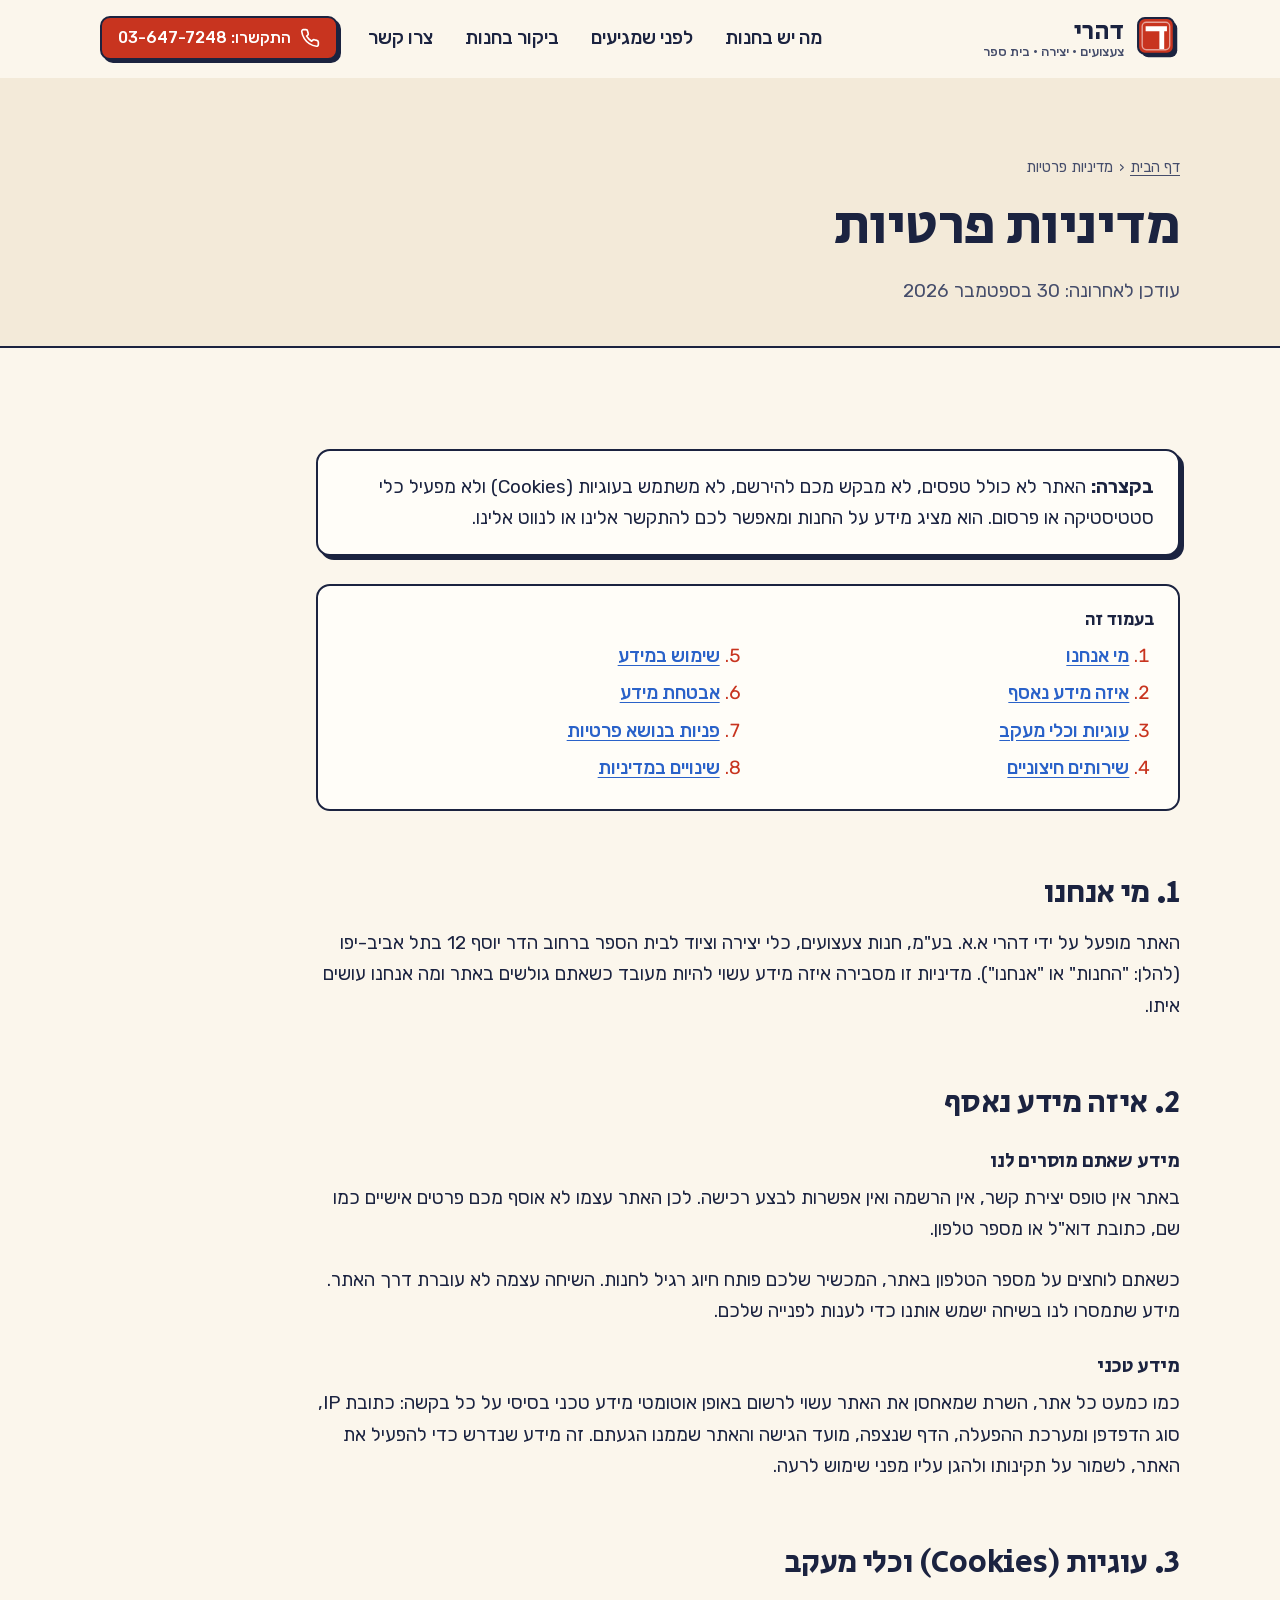
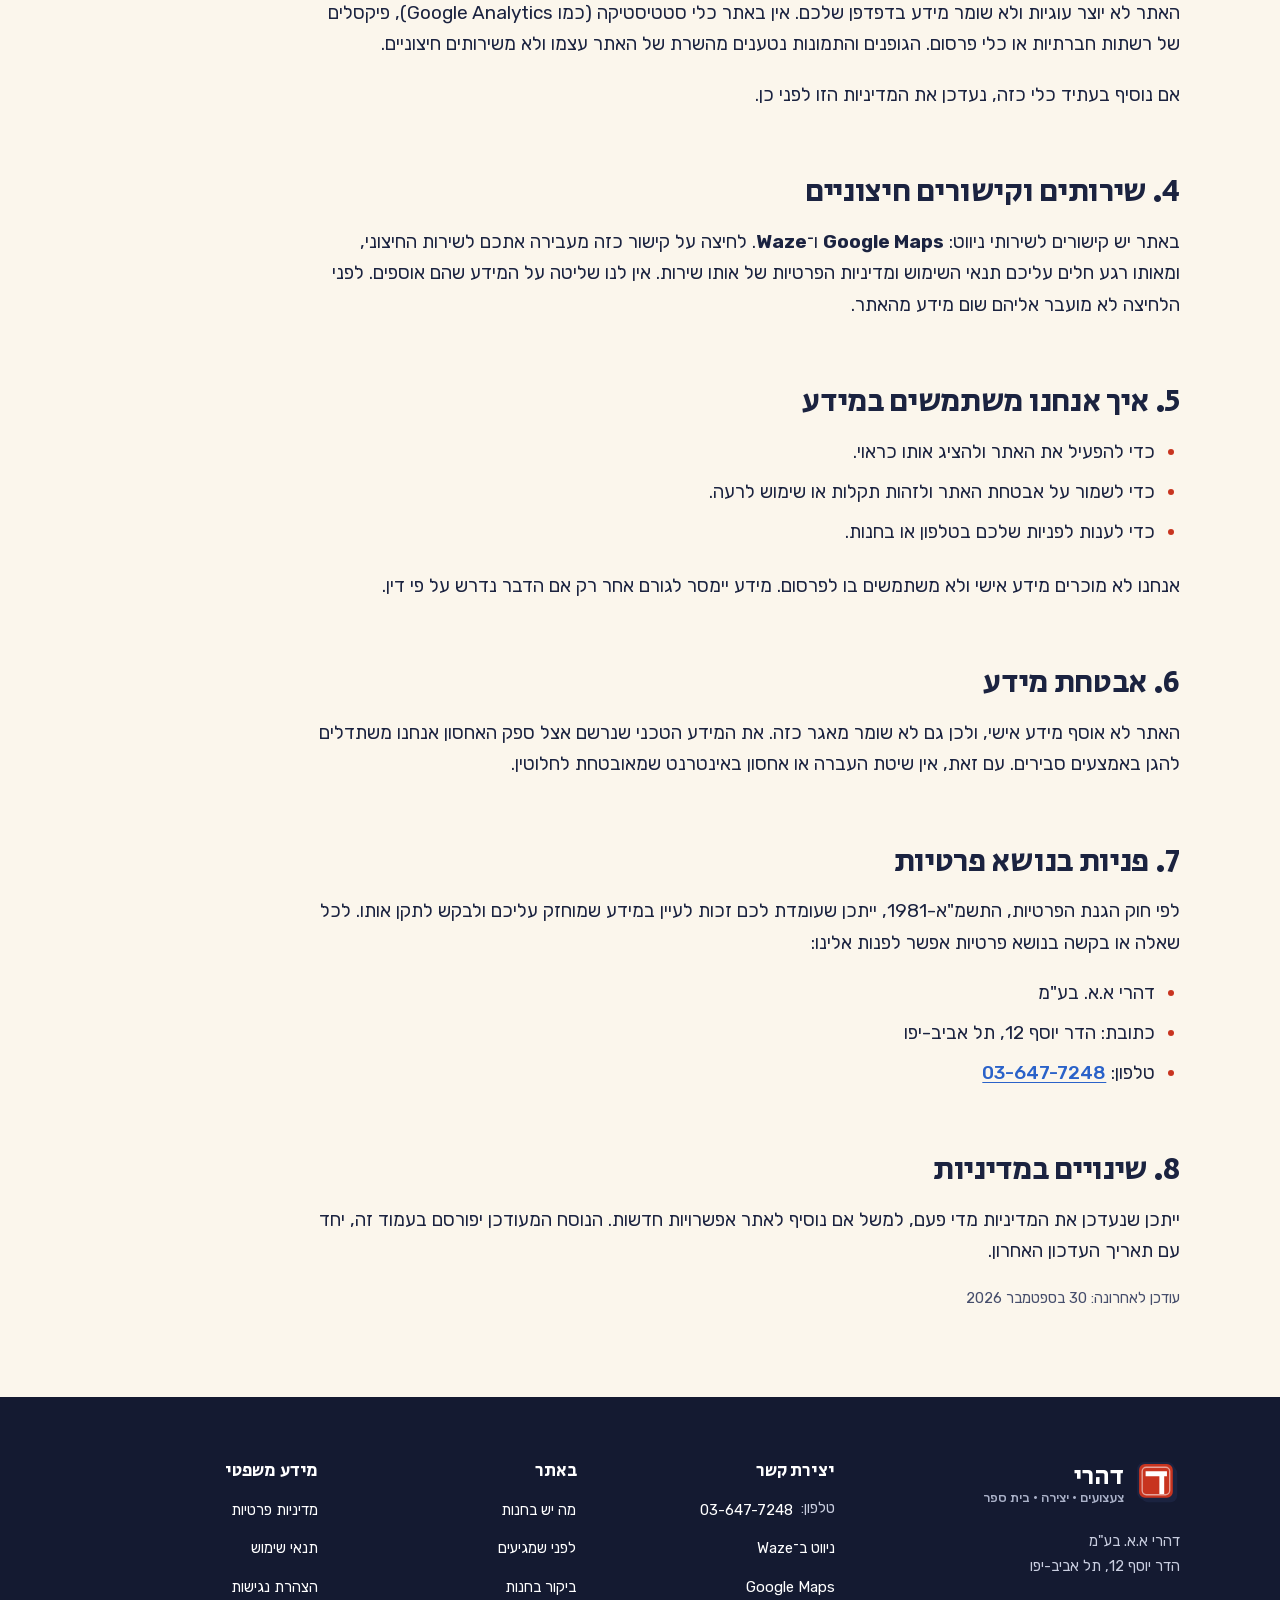
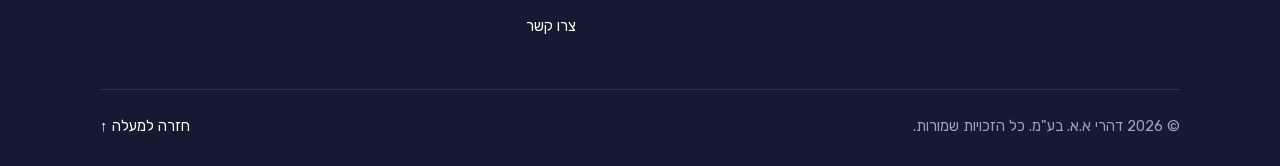
<file: privacy.html>
<!doctype html>
<html lang="he" dir="rtl">
<head>
  <meta charset="utf-8">
  <meta name="viewport" content="width=device-width, initial-scale=1, viewport-fit=cover">
  <title>מדיניות פרטיות | דהרי – חנות צעצועים</title>
  <meta name="description" content="מדיניות הפרטיות של אתר דהרי – חנות צעצועים: איזה מידע נאסף באתר, איך הוא משמש ואיך פונים אלינו.">
  <meta name="theme-color" content="#fbf6ec">
  <meta name="format-detection" content="telephone=no">
  <!-- TODO(domain): add canonical once the domain is known -->
  <meta property="og:type" content="website">
  <meta property="og:locale" content="he_IL">
  <meta property="og:site_name" content="דהרי – חנות צעצועים">
  <meta property="og:title" content="מדיניות פרטיות | דהרי">
  <meta property="og:description" content="מדיניות הפרטיות של אתר דהרי – חנות צעצועים: איזה מידע נאסף באתר, איך הוא משמש ואיך פונים אלינו.">
  <link rel="icon" href="assets/images/favicon.svg" type="image/svg+xml">
  <link rel="icon" href="assets/images/favicon-32.png" sizes="32x32" type="image/png">
  <link rel="apple-touch-icon" href="assets/images/apple-touch-icon.png">
  <link rel="preload" href="assets/fonts/secular-one-hebrew.woff2" as="font" type="font/woff2" crossorigin>
  <link rel="preload" href="assets/fonts/rubik-hebrew.woff2" as="font" type="font/woff2" crossorigin>
  <link rel="stylesheet" href="assets/css/style.css">
</head>
<body class="has-quickbar">
  <svg width="0" height="0" style="position:absolute" aria-hidden="true" focusable="false">
    <symbol id="i-phone" viewBox="0 0 24 24"><path fill="none" stroke="currentColor" stroke-width="2" stroke-linecap="round" stroke-linejoin="round" d="M22 16.9v3a2 2 0 0 1-2.2 2 19.8 19.8 0 0 1-8.6-3.1 19.5 19.5 0 0 1-6-6A19.8 19.8 0 0 1 2.1 4.2 2 2 0 0 1 4.1 2h3a2 2 0 0 1 2 1.7c.1.9.4 1.8.7 2.7a2 2 0 0 1-.5 2.1L8 9.8a16 16 0 0 0 6 6l1.3-1.3a2 2 0 0 1 2.1-.4c.9.3 1.8.6 2.7.7a2 2 0 0 1 1.7 2z"/></symbol>
    <symbol id="i-pin" viewBox="0 0 24 24"><path fill="none" stroke="currentColor" stroke-width="2" stroke-linecap="round" stroke-linejoin="round" d="M20 10c0 6-8 12-8 12s-8-6-8-12a8 8 0 0 1 16 0z"/><circle cx="12" cy="10" r="3" fill="none" stroke="currentColor" stroke-width="2"/></symbol>
    <symbol id="i-clock" viewBox="0 0 24 24"><circle cx="12" cy="12" r="10" fill="none" stroke="currentColor" stroke-width="2"/><path fill="none" stroke="currentColor" stroke-width="2" stroke-linecap="round" d="M12 6v6l4 2"/></symbol>
    <symbol id="i-nav" viewBox="0 0 24 24"><path fill="none" stroke="currentColor" stroke-width="2" stroke-linejoin="round" d="M3 11 22 2l-9 19-2-8-8-2z"/></symbol>
    <symbol id="i-store" viewBox="0 0 24 24"><path fill="none" stroke="currentColor" stroke-width="2" stroke-linecap="round" stroke-linejoin="round" d="M3 9l1.5-5h15L21 9M3 9h18M3 9v0a3 3 0 0 0 6 0 3 3 0 0 0 6 0 3 3 0 0 0 6 0M5 12v8h14v-8M10 20v-5h4v5"/></symbol>
  </svg>

  <a class="skip-link" href="#main">דלג לתוכן הראשי</a>

  <header class="site-header" id="top">
    <div class="container header-inner">
      <a class="brand" href="./" aria-label="דהרי – לדף הבית">
        <img class="brand-mark" src="assets/images/favicon.svg" alt="" width="44" height="44">
        <span class="brand-text">
          <span class="brand-name">דהרי</span>
          <span class="brand-sub">צעצועים · יצירה · בית ספר</span>
        </span>
      </a>
      <button class="menu-toggle" type="button" aria-expanded="false" aria-controls="site-nav">
        <span class="visually-hidden">תפריט</span>
        <span class="menu-toggle-bars" aria-hidden="true"><span></span><span></span><span></span></span>
      </button>
      <nav class="nav" id="site-nav" aria-label="ניווט ראשי">
        <ul class="nav-list">
          <li><a href="./#shop">מה יש בחנות</a></li>
          <li><a href="./#how">לפני שמגיעים</a></li>
          <li><a href="./#visit">ביקור בחנות</a></li>
          <li><a href="./#contact">צרו קשר</a></li>
        </ul>
        <a class="btn btn--primary btn--sm" href="tel:+97236477248">
          <svg aria-hidden="true"><use href="#i-phone"/></svg>
          <span>התקשרו: <span class="ltr">03-647-7248</span></span>
        </a>
      </nav>
    </div>
  </header>

  <main id="main">
    <section class="page-hero" aria-labelledby="page-title">
      <div class="container">
        <nav class="breadcrumbs" aria-label="פירורי לחם">
          <ol>
            <li><a href="./">דף הבית</a></li>
            <li><span aria-current="page">מדיניות פרטיות</span></li>
          </ol>
        </nav>
        <h1 id="page-title">מדיניות פרטיות</h1>
        <p>עודכן לאחרונה: 30 בספטמבר 2026</p>
      </div>
    </section>
    <div class="container">
      <article class="prose">
        <div class="callout">
          <p><strong>בקצרה:</strong> האתר לא כולל טפסים, לא מבקש מכם להירשם, לא משתמש בעוגיות (Cookies) ולא מפעיל כלי סטטיסטיקה או פרסום. הוא מציג מידע על החנות ומאפשר לכם להתקשר אלינו או לנווט אלינו.</p>
        </div>

        <nav class="toc" aria-labelledby="toc-title">
          <h2 id="toc-title">בעמוד זה</h2>
          <ol>
            <li><a href="#who">מי אנחנו</a></li>
            <li><a href="#collect">איזה מידע נאסף</a></li>
            <li><a href="#cookies">עוגיות וכלי מעקב</a></li>
            <li><a href="#third">שירותים חיצוניים</a></li>
            <li><a href="#use">שימוש במידע</a></li>
            <li><a href="#security">אבטחת מידע</a></li>
            <li><a href="#rights">פניות בנושא פרטיות</a></li>
            <li><a href="#changes">שינויים במדיניות</a></li>
          </ol>
        </nav>

        <h2 id="who">1. מי אנחנו</h2>
        <p>האתר מופעל על ידי דהרי א.א. בע"מ, חנות צעצועים, כלי יצירה וציוד לבית הספר ברחוב הדר יוסף 12 בתל אביב-יפו (להלן: "החנות" או "אנחנו"). מדיניות זו מסבירה איזה מידע עשוי להיות מעובד כשאתם גולשים באתר ומה אנחנו עושים איתו.</p>

        <h2 id="collect">2. איזה מידע נאסף</h2>
        <h3>מידע שאתם מוסרים לנו</h3>
        <p>באתר אין טופס יצירת קשר, אין הרשמה ואין אפשרות לבצע רכישה. לכן האתר עצמו לא אוסף מכם פרטים אישיים כמו שם, כתובת דוא"ל או מספר טלפון.</p>
        <p>כשאתם לוחצים על מספר הטלפון באתר, המכשיר שלכם פותח חיוג רגיל לחנות. השיחה עצמה לא עוברת דרך האתר. מידע שתמסרו לנו בשיחה ישמש אותנו כדי לענות לפנייה שלכם.</p>
        <h3>מידע טכני</h3>
        <p>כמו כמעט כל אתר, השרת שמאחסן את האתר עשוי לרשום באופן אוטומטי מידע טכני בסיסי על כל בקשה: כתובת IP, סוג הדפדפן ומערכת ההפעלה, הדף שנצפה, מועד הגישה והאתר שממנו הגעתם. זה מידע שנדרש כדי להפעיל את האתר, לשמור על תקינותו ולהגן עליו מפני שימוש לרעה.</p>
        <!-- TODO(hosting): name the hosting provider and its log-retention period once the site is deployed -->

        <h2 id="cookies">3. עוגיות (Cookies) וכלי מעקב</h2>
        <p>האתר לא יוצר עוגיות ולא שומר מידע בדפדפן שלכם. אין באתר כלי סטטיסטיקה (כמו Google Analytics), פיקסלים של רשתות חברתיות או כלי פרסום. הגופנים והתמונות נטענים מהשרת של האתר עצמו ולא משירותים חיצוניים.</p>
        <p>אם נוסיף בעתיד כלי כזה, נעדכן את המדיניות הזו לפני כן.</p>

        <h2 id="third">4. שירותים וקישורים חיצוניים</h2>
        <p>באתר יש קישורים לשירותי ניווט: <strong>Google Maps</strong> ו־<strong>Waze</strong>. לחיצה על קישור כזה מעבירה אתכם לשירות החיצוני, ומאותו רגע חלים עליכם תנאי השימוש ומדיניות הפרטיות של אותו שירות. אין לנו שליטה על המידע שהם אוספים. לפני הלחיצה לא מועבר אליהם שום מידע מהאתר.</p>

        <h2 id="use">5. איך אנחנו משתמשים במידע</h2>
        <ul>
          <li>כדי להפעיל את האתר ולהציג אותו כראוי.</li>
          <li>כדי לשמור על אבטחת האתר ולזהות תקלות או שימוש לרעה.</li>
          <li>כדי לענות לפניות שלכם בטלפון או בחנות.</li>
        </ul>
        <p>אנחנו לא מוכרים מידע אישי ולא משתמשים בו לפרסום. מידע יימסר לגורם אחר רק אם הדבר נדרש על פי דין.</p>

        <h2 id="security">6. אבטחת מידע</h2>
        <p>האתר לא אוסף מידע אישי, ולכן גם לא שומר מאגר כזה. את המידע הטכני שנרשם אצל ספק האחסון אנחנו משתדלים להגן באמצעים סבירים. עם זאת, אין שיטת העברה או אחסון באינטרנט שמאובטחת לחלוטין.</p>

        <h2 id="rights">7. פניות בנושא פרטיות</h2>
        <p>לפי חוק הגנת הפרטיות, התשמ"א-1981, ייתכן שעומדת לכם זכות לעיין במידע שמוחזק עליכם ולבקש לתקן אותו. לכל שאלה או בקשה בנושא פרטיות אפשר לפנות אלינו:</p>
        <ul>
          <li>דהרי א.א. בע"מ</li>
          <li>כתובת: הדר יוסף 12, תל אביב-יפו</li>
          <li>טלפון: <a href="tel:+97236477248" class="ltr">03-647-7248</a></li>
          <!-- TODO(email): add a contact email address once provided -->
        </ul>

        <h2 id="changes">8. שינויים במדיניות</h2>
        <p>ייתכן שנעדכן את המדיניות מדי פעם, למשל אם נוסיף לאתר אפשרויות חדשות. הנוסח המעודכן יפורסם בעמוד זה, יחד עם תאריך העדכון האחרון.</p>
        <p class="updated">עודכן לאחרונה: 30 בספטמבר 2026</p>
      </article>
    </div>
  </main>

  <footer class="site-footer">
    <div class="container">
      <div class="footer-grid">
        <div class="footer-brand">
          <a class="brand" href="./">
            <img class="brand-mark" src="assets/images/favicon.svg" alt="" width="44" height="44">
            <span class="brand-text">
              <span class="brand-name">דהרי</span>
              <span class="brand-sub">צעצועים · יצירה · בית ספר</span>
            </span>
          </a>
          <p>דהרי א.א. בע"מ<br>הדר יוסף 12, תל אביב-יפו</p>
        </div>
        <div>
          <h2 class="footer-title">יצירת קשר</h2>
          <ul class="footer-list">
            <li>טלפון: <a href="tel:+97236477248" class="ltr">03-647-7248</a></li>
            <li><a href="https://waze.com/ul?q=%D7%94%D7%93%D7%A8%20%D7%99%D7%95%D7%A1%D7%A3%2012%20%D7%AA%D7%9C%20%D7%90%D7%91%D7%99%D7%91&amp;navigate=yes" target="_blank" rel="noopener">ניווט ב־Waze<span class="visually-hidden"> (נפתח בחלון חדש)</span></a></li>
            <li><a href="https://www.google.com/maps/search/?api=1&amp;query=%D7%93%D7%94%D7%A8%D7%99%20%D7%94%D7%93%D7%A8%20%D7%99%D7%95%D7%A1%D7%A3%2012%20%D7%AA%D7%9C%20%D7%90%D7%91%D7%99%D7%91" target="_blank" rel="noopener">Google Maps<span class="visually-hidden"> (נפתח בחלון חדש)</span></a></li>
            <!-- TODO(social): add Instagram / Facebook / WhatsApp links once provided -->
          </ul>
        </div>
        <div>
          <h2 class="footer-title">באתר</h2>
          <ul class="footer-list">
            <li><a href="./#shop">מה יש בחנות</a></li>
            <li><a href="./#how">לפני שמגיעים</a></li>
            <li><a href="./#visit">ביקור בחנות</a></li>
            <li><a href="./#contact">צרו קשר</a></li>
          </ul>
        </div>
        <div>
          <h2 class="footer-title">מידע משפטי</h2>
          <ul class="footer-list">
            <li><a href="privacy.html" aria-current="page">מדיניות פרטיות</a></li>
            <li><a href="terms.html">תנאי שימוש</a></li>
            <li><a href="accessibility.html">הצהרת נגישות</a></li>
          </ul>
        </div>
      </div>
      <div class="footer-bottom">
        <span>© <span data-year>2026</span> דהרי א.א. בע"מ. כל הזכויות שמורות.</span>
        <a href="#top">חזרה למעלה ↑</a>
      </div>
    </div>
  </footer>

  <nav class="quickbar" aria-label="פעולות מהירות">
    <a class="btn btn--primary" href="tel:+97236477248"><svg aria-hidden="true"><use href="#i-phone"/></svg>התקשרו</a>
    <a class="btn" href="https://waze.com/ul?q=%D7%94%D7%93%D7%A8%20%D7%99%D7%95%D7%A1%D7%A3%2012%20%D7%AA%D7%9C%20%D7%90%D7%91%D7%99%D7%91&amp;navigate=yes" target="_blank" rel="noopener"><svg aria-hidden="true"><use href="#i-nav"/></svg>ניווט<span class="visually-hidden"> (נפתח בחלון חדש)</span></a>
  </nav>

  <script src="assets/js/main.js" defer></script>
</body>
</html>
</file>
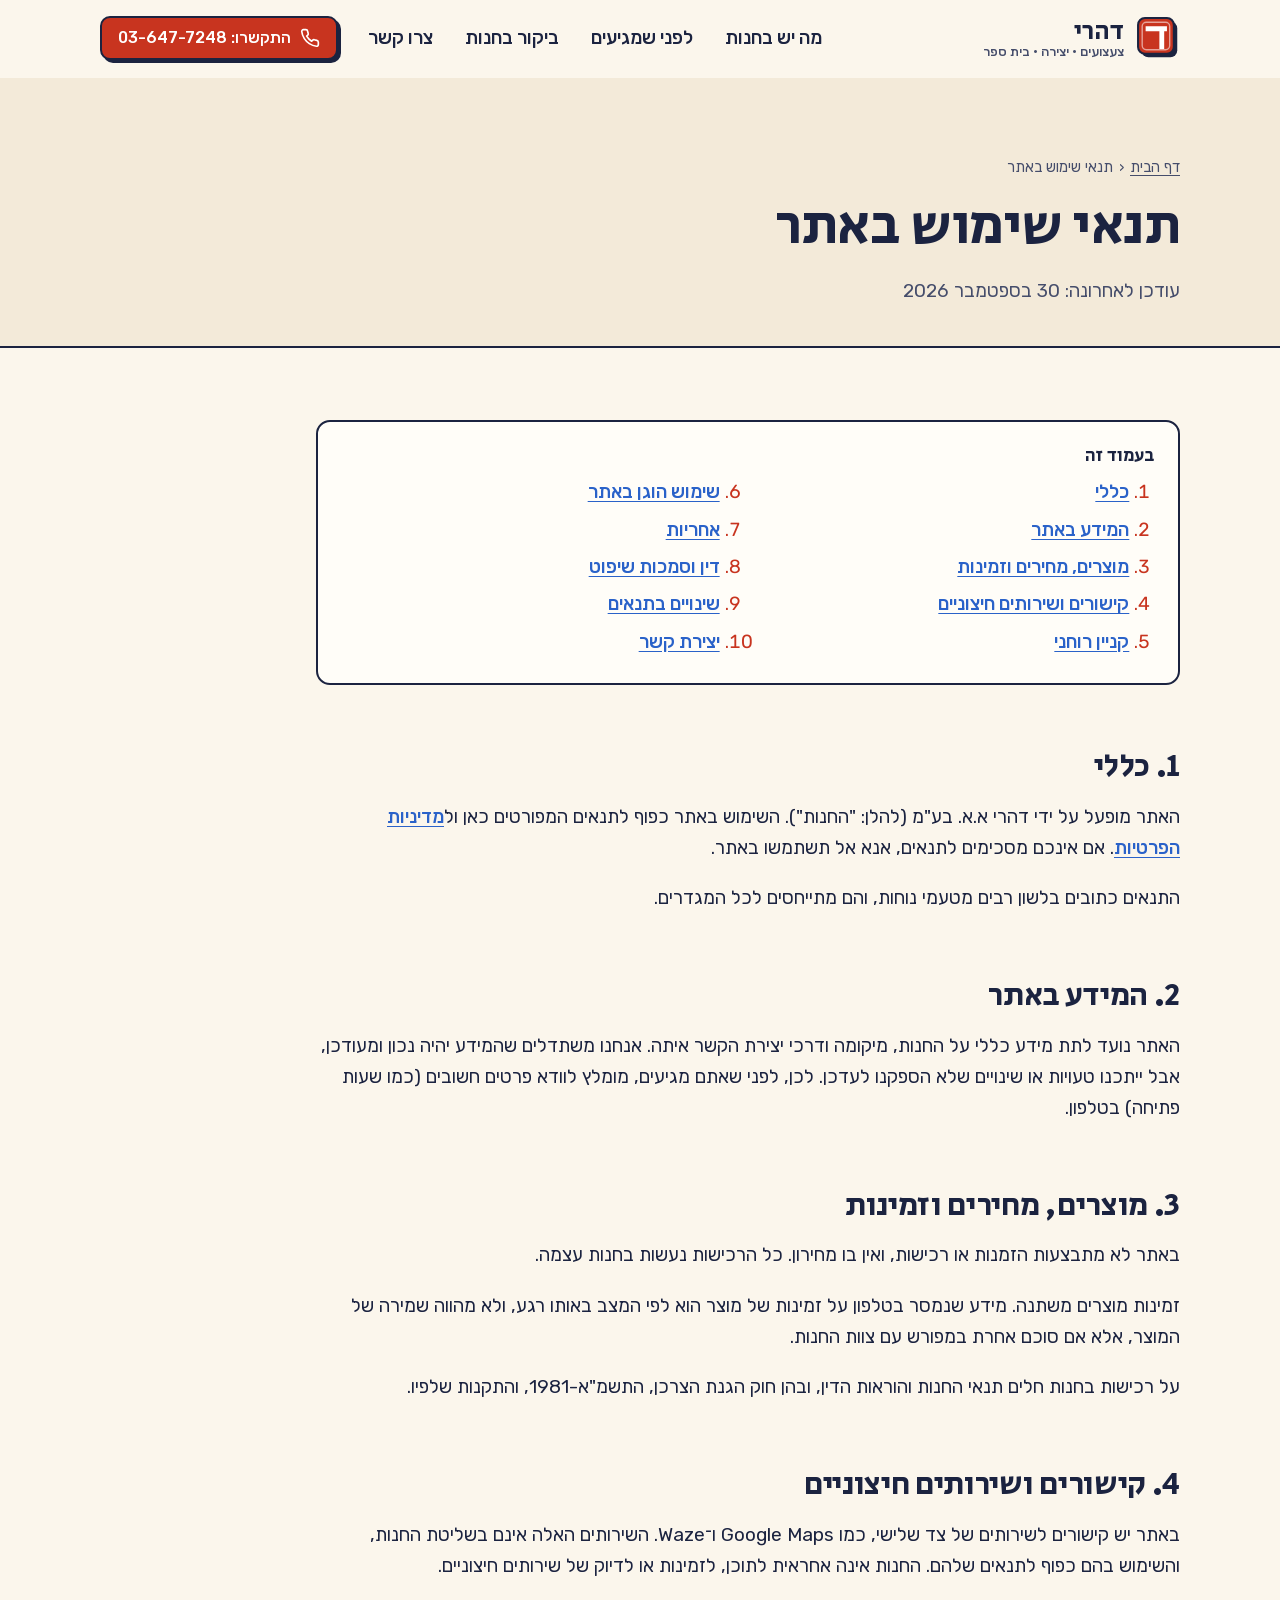
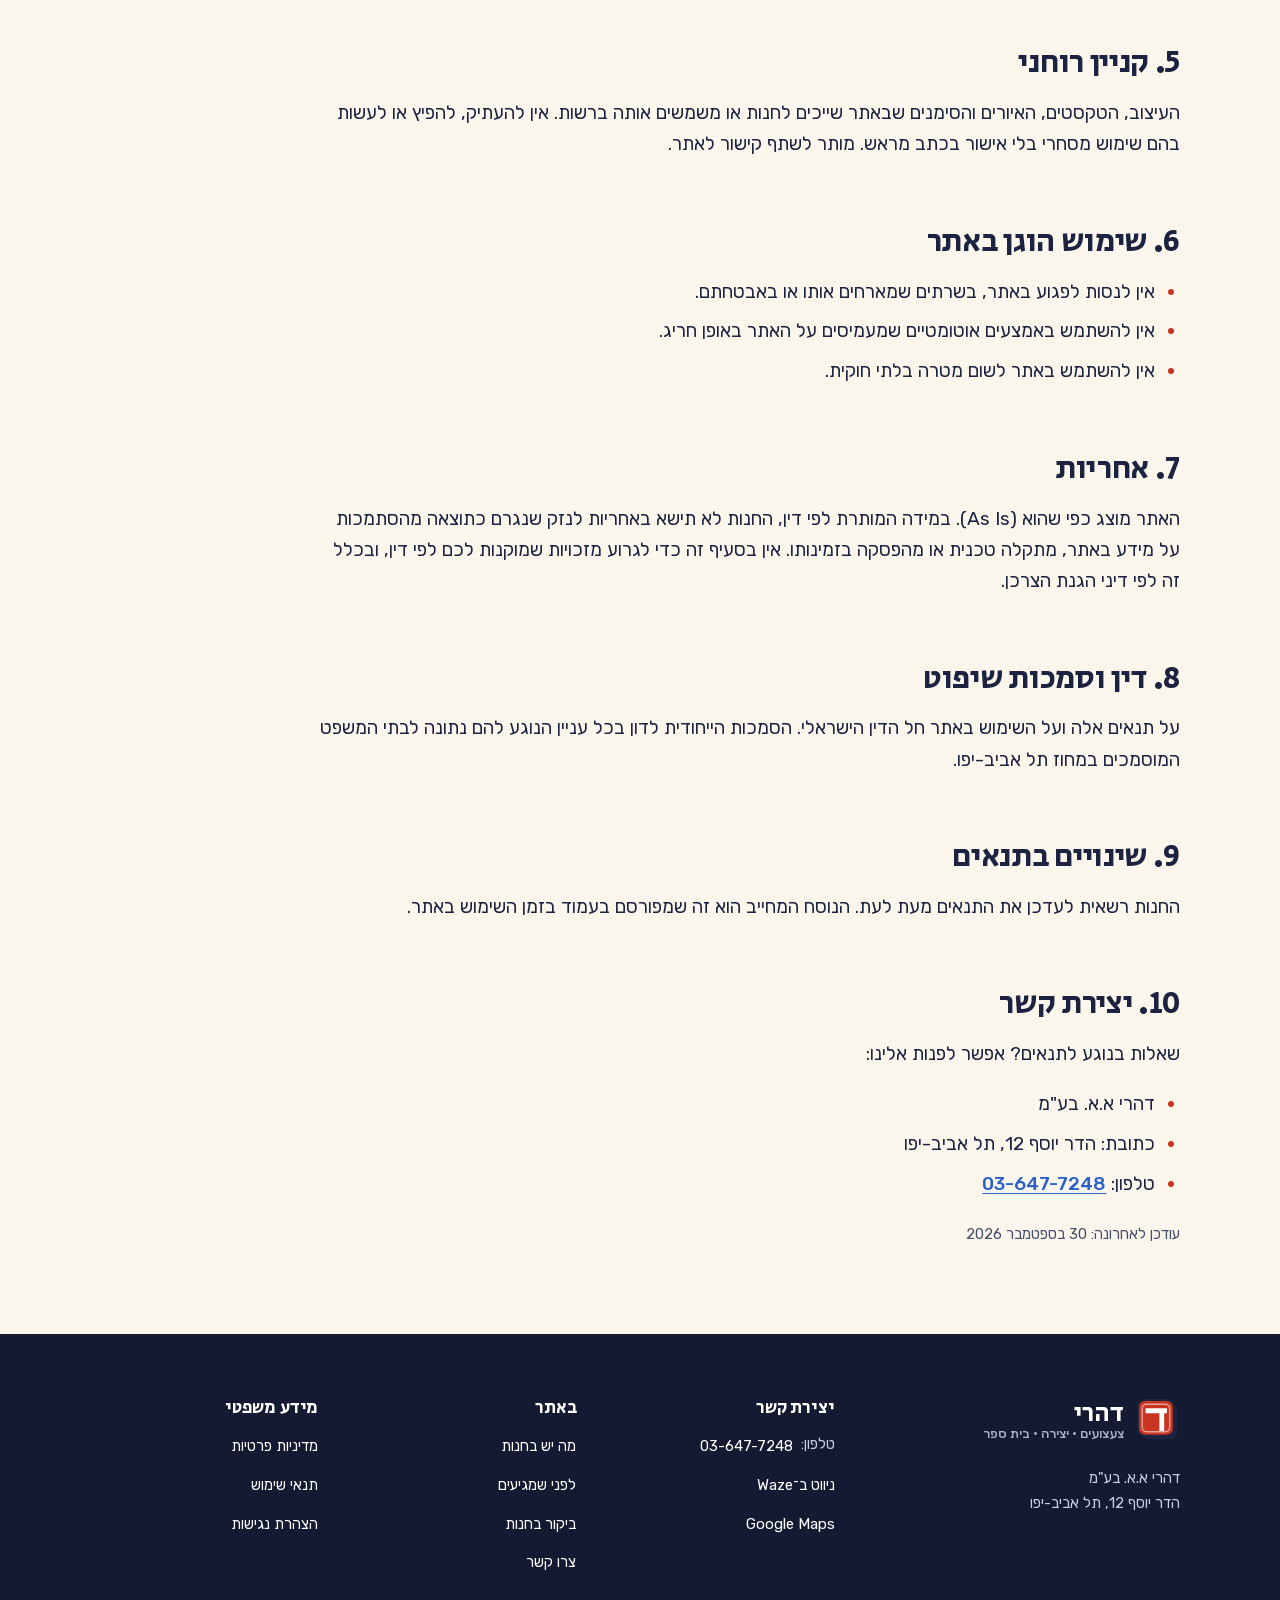
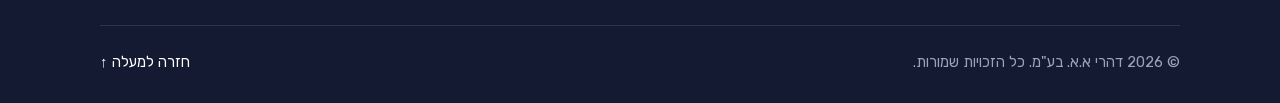
<file: terms.html>
<!doctype html>
<html lang="he" dir="rtl">
<head>
  <meta charset="utf-8">
  <meta name="viewport" content="width=device-width, initial-scale=1, viewport-fit=cover">
  <title>תנאי שימוש | דהרי – חנות צעצועים</title>
  <meta name="description" content="תנאי השימוש באתר דהרי – חנות צעצועים ברחוב הדר יוסף 12, תל אביב-יפו.">
  <meta name="theme-color" content="#fbf6ec">
  <meta name="format-detection" content="telephone=no">
  <!-- TODO(domain): add canonical once the domain is known -->
  <meta property="og:type" content="website">
  <meta property="og:locale" content="he_IL">
  <meta property="og:site_name" content="דהרי – חנות צעצועים">
  <meta property="og:title" content="תנאי שימוש | דהרי">
  <meta property="og:description" content="תנאי השימוש באתר דהרי – חנות צעצועים ברחוב הדר יוסף 12, תל אביב-יפו.">
  <link rel="icon" href="assets/images/favicon.svg" type="image/svg+xml">
  <link rel="icon" href="assets/images/favicon-32.png" sizes="32x32" type="image/png">
  <link rel="apple-touch-icon" href="assets/images/apple-touch-icon.png">
  <link rel="preload" href="assets/fonts/secular-one-hebrew.woff2" as="font" type="font/woff2" crossorigin>
  <link rel="preload" href="assets/fonts/rubik-hebrew.woff2" as="font" type="font/woff2" crossorigin>
  <link rel="stylesheet" href="assets/css/style.css">
</head>
<body class="has-quickbar">
  <svg width="0" height="0" style="position:absolute" aria-hidden="true" focusable="false">
    <symbol id="i-phone" viewBox="0 0 24 24"><path fill="none" stroke="currentColor" stroke-width="2" stroke-linecap="round" stroke-linejoin="round" d="M22 16.9v3a2 2 0 0 1-2.2 2 19.8 19.8 0 0 1-8.6-3.1 19.5 19.5 0 0 1-6-6A19.8 19.8 0 0 1 2.1 4.2 2 2 0 0 1 4.1 2h3a2 2 0 0 1 2 1.7c.1.9.4 1.8.7 2.7a2 2 0 0 1-.5 2.1L8 9.8a16 16 0 0 0 6 6l1.3-1.3a2 2 0 0 1 2.1-.4c.9.3 1.8.6 2.7.7a2 2 0 0 1 1.7 2z"/></symbol>
    <symbol id="i-pin" viewBox="0 0 24 24"><path fill="none" stroke="currentColor" stroke-width="2" stroke-linecap="round" stroke-linejoin="round" d="M20 10c0 6-8 12-8 12s-8-6-8-12a8 8 0 0 1 16 0z"/><circle cx="12" cy="10" r="3" fill="none" stroke="currentColor" stroke-width="2"/></symbol>
    <symbol id="i-clock" viewBox="0 0 24 24"><circle cx="12" cy="12" r="10" fill="none" stroke="currentColor" stroke-width="2"/><path fill="none" stroke="currentColor" stroke-width="2" stroke-linecap="round" d="M12 6v6l4 2"/></symbol>
    <symbol id="i-nav" viewBox="0 0 24 24"><path fill="none" stroke="currentColor" stroke-width="2" stroke-linejoin="round" d="M3 11 22 2l-9 19-2-8-8-2z"/></symbol>
    <symbol id="i-store" viewBox="0 0 24 24"><path fill="none" stroke="currentColor" stroke-width="2" stroke-linecap="round" stroke-linejoin="round" d="M3 9l1.5-5h15L21 9M3 9h18M3 9v0a3 3 0 0 0 6 0 3 3 0 0 0 6 0 3 3 0 0 0 6 0M5 12v8h14v-8M10 20v-5h4v5"/></symbol>
  </svg>

  <a class="skip-link" href="#main">דלג לתוכן הראשי</a>

  <header class="site-header" id="top">
    <div class="container header-inner">
      <a class="brand" href="./" aria-label="דהרי – לדף הבית">
        <img class="brand-mark" src="assets/images/favicon.svg" alt="" width="44" height="44">
        <span class="brand-text">
          <span class="brand-name">דהרי</span>
          <span class="brand-sub">צעצועים · יצירה · בית ספר</span>
        </span>
      </a>
      <button class="menu-toggle" type="button" aria-expanded="false" aria-controls="site-nav">
        <span class="visually-hidden">תפריט</span>
        <span class="menu-toggle-bars" aria-hidden="true"><span></span><span></span><span></span></span>
      </button>
      <nav class="nav" id="site-nav" aria-label="ניווט ראשי">
        <ul class="nav-list">
          <li><a href="./#shop">מה יש בחנות</a></li>
          <li><a href="./#how">לפני שמגיעים</a></li>
          <li><a href="./#visit">ביקור בחנות</a></li>
          <li><a href="./#contact">צרו קשר</a></li>
        </ul>
        <a class="btn btn--primary btn--sm" href="tel:+97236477248">
          <svg aria-hidden="true"><use href="#i-phone"/></svg>
          <span>התקשרו: <span class="ltr">03-647-7248</span></span>
        </a>
      </nav>
    </div>
  </header>

  <main id="main">
    <section class="page-hero" aria-labelledby="page-title">
      <div class="container">
        <nav class="breadcrumbs" aria-label="פירורי לחם">
          <ol>
            <li><a href="./">דף הבית</a></li>
            <li><span aria-current="page">תנאי שימוש באתר</span></li>
          </ol>
        </nav>
        <h1 id="page-title">תנאי שימוש באתר</h1>
        <p>עודכן לאחרונה: 30 בספטמבר 2026</p>
      </div>
    </section>
    <div class="container">
      <article class="prose">
        <nav class="toc" aria-labelledby="toc-title">
          <h2 id="toc-title">בעמוד זה</h2>
          <ol>
            <li><a href="#general">כללי</a></li>
            <li><a href="#info">המידע באתר</a></li>
            <li><a href="#products">מוצרים, מחירים וזמינות</a></li>
            <li><a href="#links">קישורים ושירותים חיצוניים</a></li>
            <li><a href="#ip">קניין רוחני</a></li>
            <li><a href="#conduct">שימוש הוגן באתר</a></li>
            <li><a href="#liability">אחריות</a></li>
            <li><a href="#law">דין וסמכות שיפוט</a></li>
            <li><a href="#changes">שינויים בתנאים</a></li>
            <li><a href="#contact-us">יצירת קשר</a></li>
          </ol>
        </nav>

        <h2 id="general">1. כללי</h2>
        <p>האתר מופעל על ידי דהרי א.א. בע"מ (להלן: "החנות"). השימוש באתר כפוף לתנאים המפורטים כאן ול<a href="privacy.html">מדיניות הפרטיות</a>. אם אינכם מסכימים לתנאים, אנא אל תשתמשו באתר.</p>
        <p>התנאים כתובים בלשון רבים מטעמי נוחות, והם מתייחסים לכל המגדרים.</p>

        <h2 id="info">2. המידע באתר</h2>
        <p>האתר נועד לתת מידע כללי על החנות, מיקומה ודרכי יצירת הקשר איתה. אנחנו משתדלים שהמידע יהיה נכון ומעודכן, אבל ייתכנו טעויות או שינויים שלא הספקנו לעדכן. לכן, לפני שאתם מגיעים, מומלץ לוודא פרטים חשובים (כמו שעות פתיחה) בטלפון.</p>

        <h2 id="products">3. מוצרים, מחירים וזמינות</h2>
        <p>באתר לא מתבצעות הזמנות או רכישות, ואין בו מחירון. כל הרכישות נעשות בחנות עצמה.</p>
        <p>זמינות מוצרים משתנה. מידע שנמסר בטלפון על זמינות של מוצר הוא לפי המצב באותו רגע, ולא מהווה שמירה של המוצר, אלא אם סוכם אחרת במפורש עם צוות החנות.</p>
        <p>על רכישות בחנות חלים תנאי החנות והוראות הדין, ובהן חוק הגנת הצרכן, התשמ"א-1981, והתקנות שלפיו.</p>

        <h2 id="links">4. קישורים ושירותים חיצוניים</h2>
        <p>באתר יש קישורים לשירותים של צד שלישי, כמו Google Maps ו־Waze. השירותים האלה אינם בשליטת החנות, והשימוש בהם כפוף לתנאים שלהם. החנות אינה אחראית לתוכן, לזמינות או לדיוק של שירותים חיצוניים.</p>

        <h2 id="ip">5. קניין רוחני</h2>
        <p>העיצוב, הטקסטים, האיורים והסימנים שבאתר שייכים לחנות או משמשים אותה ברשות. אין להעתיק, להפיץ או לעשות בהם שימוש מסחרי בלי אישור בכתב מראש. מותר לשתף קישור לאתר.</p>

        <h2 id="conduct">6. שימוש הוגן באתר</h2>
        <ul>
          <li>אין לנסות לפגוע באתר, בשרתים שמארחים אותו או באבטחתם.</li>
          <li>אין להשתמש באמצעים אוטומטיים שמעמיסים על האתר באופן חריג.</li>
          <li>אין להשתמש באתר לשום מטרה בלתי חוקית.</li>
        </ul>

        <h2 id="liability">7. אחריות</h2>
        <p>האתר מוצג כפי שהוא (As Is). במידה המותרת לפי דין, החנות לא תישא באחריות לנזק שנגרם כתוצאה מהסתמכות על מידע באתר, מתקלה טכנית או מהפסקה בזמינותו. אין בסעיף זה כדי לגרוע מזכויות שמוקנות לכם לפי דין, ובכלל זה לפי דיני הגנת הצרכן.</p>

        <h2 id="law">8. דין וסמכות שיפוט</h2>
        <!-- TODO(legal): business owner to confirm governing-law / jurisdiction clause -->
        <p>על תנאים אלה ועל השימוש באתר חל הדין הישראלי. הסמכות הייחודית לדון בכל עניין הנוגע להם נתונה לבתי המשפט המוסמכים במחוז תל אביב-יפו.</p>

        <h2 id="changes">9. שינויים בתנאים</h2>
        <p>החנות רשאית לעדכן את התנאים מעת לעת. הנוסח המחייב הוא זה שמפורסם בעמוד בזמן השימוש באתר.</p>

        <h2 id="contact-us">10. יצירת קשר</h2>
        <p>שאלות בנוגע לתנאים? אפשר לפנות אלינו:</p>
        <ul>
          <li>דהרי א.א. בע"מ</li>
          <li>כתובת: הדר יוסף 12, תל אביב-יפו</li>
          <li>טלפון: <a href="tel:+97236477248" class="ltr">03-647-7248</a></li>
          <!-- TODO(email): add a contact email address once provided -->
        </ul>
        <p class="updated">עודכן לאחרונה: 30 בספטמבר 2026</p>
      </article>
    </div>
  </main>

  <footer class="site-footer">
    <div class="container">
      <div class="footer-grid">
        <div class="footer-brand">
          <a class="brand" href="./">
            <img class="brand-mark" src="assets/images/favicon.svg" alt="" width="44" height="44">
            <span class="brand-text">
              <span class="brand-name">דהרי</span>
              <span class="brand-sub">צעצועים · יצירה · בית ספר</span>
            </span>
          </a>
          <p>דהרי א.א. בע"מ<br>הדר יוסף 12, תל אביב-יפו</p>
        </div>
        <div>
          <h2 class="footer-title">יצירת קשר</h2>
          <ul class="footer-list">
            <li>טלפון: <a href="tel:+97236477248" class="ltr">03-647-7248</a></li>
            <li><a href="https://waze.com/ul?q=%D7%94%D7%93%D7%A8%20%D7%99%D7%95%D7%A1%D7%A3%2012%20%D7%AA%D7%9C%20%D7%90%D7%91%D7%99%D7%91&amp;navigate=yes" target="_blank" rel="noopener">ניווט ב־Waze<span class="visually-hidden"> (נפתח בחלון חדש)</span></a></li>
            <li><a href="https://www.google.com/maps/search/?api=1&amp;query=%D7%93%D7%94%D7%A8%D7%99%20%D7%94%D7%93%D7%A8%20%D7%99%D7%95%D7%A1%D7%A3%2012%20%D7%AA%D7%9C%20%D7%90%D7%91%D7%99%D7%91" target="_blank" rel="noopener">Google Maps<span class="visually-hidden"> (נפתח בחלון חדש)</span></a></li>
            <!-- TODO(social): add Instagram / Facebook / WhatsApp links once provided -->
          </ul>
        </div>
        <div>
          <h2 class="footer-title">באתר</h2>
          <ul class="footer-list">
            <li><a href="./#shop">מה יש בחנות</a></li>
            <li><a href="./#how">לפני שמגיעים</a></li>
            <li><a href="./#visit">ביקור בחנות</a></li>
            <li><a href="./#contact">צרו קשר</a></li>
          </ul>
        </div>
        <div>
          <h2 class="footer-title">מידע משפטי</h2>
          <ul class="footer-list">
            <li><a href="privacy.html">מדיניות פרטיות</a></li>
            <li><a href="terms.html" aria-current="page">תנאי שימוש</a></li>
            <li><a href="accessibility.html">הצהרת נגישות</a></li>
          </ul>
        </div>
      </div>
      <div class="footer-bottom">
        <span>© <span data-year>2026</span> דהרי א.א. בע"מ. כל הזכויות שמורות.</span>
        <a href="#top">חזרה למעלה ↑</a>
      </div>
    </div>
  </footer>

  <nav class="quickbar" aria-label="פעולות מהירות">
    <a class="btn btn--primary" href="tel:+97236477248"><svg aria-hidden="true"><use href="#i-phone"/></svg>התקשרו</a>
    <a class="btn" href="https://waze.com/ul?q=%D7%94%D7%93%D7%A8%20%D7%99%D7%95%D7%A1%D7%A3%2012%20%D7%AA%D7%9C%20%D7%90%D7%91%D7%99%D7%91&amp;navigate=yes" target="_blank" rel="noopener"><svg aria-hidden="true"><use href="#i-nav"/></svg>ניווט<span class="visually-hidden"> (נפתח בחלון חדש)</span></a>
  </nav>

  <script src="assets/js/main.js" defer></script>
</body>
</html>
</file>
<file: assets/css/style.css>
/* ==========================================================
   דהרי — חנות צעצועים | Stylesheet
   Identity: wooden alphabet blocks — cream paper, ink navy,
   primary toy colors, solid "block" offset shadows.
   ========================================================== */

/* ---------- Fonts (self-hosted, no third-party requests) ---------- */
@font-face {
  font-family: "Rubik";
  src: url("../fonts/rubik-hebrew.woff2") format("woff2");
  font-weight: 300 900;
  font-display: swap;
  unicode-range: U+0307-0308, U+0590-05FF, U+200C-2010, U+20AA, U+25CC, U+FB1D-FB4F;
}
@font-face {
  font-family: "Rubik";
  src: url("../fonts/rubik-latin.woff2") format("woff2");
  font-weight: 300 900;
  font-display: swap;
  unicode-range: U+0000-00FF, U+0131, U+0152-0153, U+02BB-02BC, U+02C6, U+02DA, U+02DC, U+0304, U+0308, U+0329, U+2000-206F, U+20AC, U+2122, U+2191, U+2193, U+2212, U+2215, U+FEFF, U+FFFD;
}
@font-face {
  font-family: "Secular One";
  src: url("../fonts/secular-one-hebrew.woff2") format("woff2");
  font-weight: 400;
  font-display: swap;
  unicode-range: U+0307-0308, U+0590-05FF, U+200C-2010, U+20AA, U+25CC, U+FB1D-FB4F;
}
@font-face {
  font-family: "Secular One";
  src: url("../fonts/secular-one-latin.woff2") format("woff2");
  font-weight: 400;
  font-display: swap;
  unicode-range: U+0000-00FF, U+0131, U+0152-0153, U+02BB-02BC, U+02C6, U+02DA, U+02DC, U+0304, U+0308, U+0329, U+2000-206F, U+20AC, U+2122, U+2191, U+2193, U+2212, U+2215, U+FEFF, U+FFFD;
}

/* ---------- Tokens ---------- */
:root {
  --paper: #fbf6ec;
  --paper-2: #f3ead9;
  --card: #fffdf8;
  --ink: #1b2340;
  --ink-soft: #454d6b;
  --line: #1b2340;
  --line-soft: #e3d8c3;

  --red: #c8341f;      /* AA on white/paper for text & buttons */
  --red-bright: #e4492f;
  --yellow: #f5b82e;
  --blue: #2a62c9;
  --green: #23875b;
  --sign: #1f3f8f;     /* Tel Aviv street-sign blue */

  --font-body: "Rubik", "Segoe UI", Arial, sans-serif;
  --font-display: "Secular One", "Rubik", Arial, sans-serif;

  --radius: 14px;
  --radius-sm: 10px;
  --block-shadow: 4px 4px 0 var(--line);
  --block-shadow-lg: 6px 6px 0 var(--line);

  --container: 1160px;
  --gutter: clamp(16px, 4vw, 40px);
  --section-y: clamp(64px, 9vw, 120px);

  --fs-small: 0.9375rem;
  --fs-body: clamp(1.0625rem, 0.3vw + 1rem, 1.1875rem);
  --fs-lead: clamp(1.125rem, 0.6vw + 1rem, 1.375rem);
  --fs-h3: clamp(1.25rem, 0.8vw + 1rem, 1.5rem);
  --fs-h2: clamp(1.875rem, 2.6vw + 1rem, 3rem);
  --fs-h1: clamp(2.375rem, 5vw + 1rem, 4.75rem);

  --ease: cubic-bezier(.2, .7, .2, 1);
}

/* ---------- Base ---------- */
*, *::before, *::after { box-sizing: border-box; }
html { -webkit-text-size-adjust: 100%; scroll-behavior: smooth; scroll-padding-top: 88px; }
body {
  margin: 0;
  background: var(--paper);
  color: var(--ink);
  font-family: var(--font-body);
  font-size: var(--fs-body);
  line-height: 1.65;
  text-rendering: optimizeLegibility;
  -webkit-font-smoothing: antialiased;
  overflow-x: hidden;
}
img, svg { display: block; max-width: 100%; }
img { height: auto; }
a { color: inherit; }
p { margin: 0 0 1em; }
h1, h2, h3 { text-wrap: balance; font-family: var(--font-display); font-weight: 400; line-height: 1.12; margin: 0 0 .5em; letter-spacing: -0.01em; }
h1 { font-size: var(--fs-h1); }
h2 { font-size: var(--fs-h2); }
h3 { font-size: var(--fs-h3); line-height: 1.25; }
.ltr { direction: ltr; unicode-bidi: isolate; display: inline-block; }

:focus-visible {
  outline: 3px solid var(--blue);
  outline-offset: 3px;
  border-radius: 6px;
}

.skip-link {
  position: absolute; inset-inline-start: 16px; top: -100px; z-index: 100;
  background: var(--ink); color: #fff; padding: 12px 18px; border-radius: var(--radius-sm);
  text-decoration: none; font-weight: 500;
}
.skip-link:focus { top: 12px; }

.visually-hidden {
  position: absolute !important; width: 1px; height: 1px; padding: 0; margin: -1px;
  overflow: hidden; clip: rect(0 0 0 0); white-space: nowrap; border: 0;
}

.container { width: 100%; max-width: var(--container); margin-inline: auto; padding-inline: var(--gutter); }

/* ---------- Buttons ---------- */
.btn {
  --bg: var(--card); --fg: var(--ink);
  display: inline-flex; align-items: center; justify-content: center; gap: .55em;
  min-height: 52px; padding: 12px 24px;
  background: var(--bg); color: var(--fg);
  border: 2px solid var(--line); border-radius: var(--radius-sm);
  box-shadow: var(--block-shadow);
  font: 500 1.0625rem/1.2 var(--font-body);
  text-decoration: none; cursor: pointer; white-space: nowrap;
  transition: transform .18s var(--ease), box-shadow .18s var(--ease), background-color .18s;
}
.btn svg { width: 20px; height: 20px; flex: none; }
.btn:hover { transform: translate(-2px, -2px); box-shadow: 6px 6px 0 var(--line); }
.btn:active { transform: translate(3px, 3px); box-shadow: 1px 1px 0 var(--line); }
.btn--primary { --bg: var(--red); --fg: #fff; }
.btn--ink { --bg: var(--ink); --fg: #fff; }
.btn--yellow { --bg: var(--yellow); --fg: var(--ink); }
.btn--sm { min-height: 44px; padding: 8px 16px; font-size: 1rem; box-shadow: 3px 3px 0 var(--line); }
.btn--sm:hover { box-shadow: 4px 4px 0 var(--line); }

/* ---------- Header ---------- */
.site-header {
  position: sticky; top: 0; z-index: 50;
  background: color-mix(in srgb, var(--paper) 92%, transparent);
  -webkit-backdrop-filter: saturate(140%) blur(10px);
  backdrop-filter: saturate(140%) blur(10px);
  border-bottom: 2px solid transparent;
  transition: border-color .2s, box-shadow .2s;
}
.site-header.is-scrolled { border-bottom-color: var(--line); }
.header-inner { display: flex; align-items: center; justify-content: space-between; gap: 16px; min-height: 76px; }

.brand { display: inline-flex; align-items: center; gap: 12px; text-decoration: none; }
.brand-mark { width: 44px; height: 44px; flex: none; }
.brand-text { display: flex; flex-direction: column; line-height: 1.1; }
.brand-name { font-family: var(--font-display); font-size: 1.625rem; }
.brand-sub { font-size: .8125rem; color: var(--ink-soft); font-weight: 500; }

.nav { display: flex; align-items: center; gap: 8px; }
.nav-list { display: flex; gap: 4px; list-style: none; margin: 0; padding: 0; }
.nav-list a {
  display: inline-flex; align-items: center; min-height: 44px; padding: 8px 14px;
  text-decoration: none; font-weight: 500; border-radius: 8px; position: relative;
}
.nav-list a::after {
  content: ""; position: absolute; inset-inline: 14px; bottom: 6px; height: 3px;
  background: var(--yellow); border-radius: 3px; transform: scaleX(0);
  transform-origin: right; transition: transform .25s var(--ease);
}
.nav-list a:hover::after, .nav-list a[aria-current="page"]::after { transform: scaleX(1); }
.nav .btn { margin-inline-start: 8px; }

.menu-toggle {
  display: none; width: 48px; height: 48px; border: 2px solid var(--line); border-radius: var(--radius-sm);
  background: var(--card); box-shadow: 3px 3px 0 var(--line); cursor: pointer; padding: 0;
  align-items: center; justify-content: center;
}
.menu-toggle-bars { position: relative; width: 20px; height: 14px; }
.menu-toggle-bars span {
  position: absolute; inset-inline: 0; height: 2.5px; background: var(--ink); border-radius: 2px;
  transition: transform .25s var(--ease), opacity .2s, top .25s var(--ease);
}
.menu-toggle-bars span:nth-child(1) { top: 0; }
.menu-toggle-bars span:nth-child(2) { top: 5.75px; }
.menu-toggle-bars span:nth-child(3) { top: 11.5px; }
.menu-toggle[aria-expanded="true"] .menu-toggle-bars span:nth-child(1) { top: 5.75px; transform: rotate(45deg); }
.menu-toggle[aria-expanded="true"] .menu-toggle-bars span:nth-child(2) { opacity: 0; }
.menu-toggle[aria-expanded="true"] .menu-toggle-bars span:nth-child(3) { top: 5.75px; transform: rotate(-45deg); }

@media (max-width: 860px) {
  .header-inner { min-height: 68px; }
  .brand-mark { width: 40px; height: 40px; }
  .brand-name { font-size: 1.4375rem; }
  .menu-toggle { display: inline-flex; }
  .nav {
    position: fixed; inset: 68px 0 auto 0; z-index: 49;
    flex-direction: column; align-items: stretch; gap: 0;
    background: var(--paper); border-bottom: 2px solid var(--line);
    padding: 8px var(--gutter) 24px;
    display: none;
    max-height: calc(100dvh - 68px); overflow-y: auto;
  }
  .nav.is-open { display: flex; animation: menu-in .22s var(--ease); }
  @keyframes menu-in { from { opacity: 0; transform: translateY(-8px); } }
  .nav-list { flex-direction: column; gap: 0; }
  .nav-list li + li { border-top: 1px solid var(--line-soft); }
  .nav-list a { width: 100%; min-height: 56px; padding: 12px 4px; font-size: 1.1875rem; }
  .nav-list a::after { display: none; }
  .nav .btn { margin: 16px 0 0; width: 100%; }
}

/* ---------- Hero ---------- */
.hero { position: relative; padding-block: clamp(40px, 7vw, 96px) clamp(56px, 8vw, 112px); overflow: hidden; }
.hero::before {
  /* subtle grid-paper texture */
  content: ""; position: absolute; inset: 0; pointer-events: none; opacity: .5;
  background-image:
    linear-gradient(var(--line-soft) 1px, transparent 1px),
    linear-gradient(90deg, var(--line-soft) 1px, transparent 1px);
  background-size: 32px 32px;
  mask-image: linear-gradient(to bottom, #000 0%, transparent 85%);
  -webkit-mask-image: linear-gradient(to bottom, #000 0%, transparent 85%);
}
.hero-grid { position: relative; display: grid; grid-template-columns: 1fr 1fr; gap: clamp(32px, 5vw, 72px); align-items: center; }
.eyebrow {
  display: inline-flex; align-items: center; gap: 10px; margin-bottom: 20px;
  font-weight: 500; font-size: var(--fs-small); color: var(--ink-soft);
}
.eyebrow::before { content: ""; width: 12px; height: 12px; background: var(--red-bright); border: 2px solid var(--line); border-radius: 3px; }
.hero h1 { margin-bottom: .35em; }
.hero h1 .accent { color: var(--red); white-space: nowrap; }
.hero-lead { font-size: var(--fs-lead); color: var(--ink-soft); max-width: 34em; margin-bottom: 32px; }
.hero-actions { display: flex; flex-wrap: wrap; gap: 14px; }

.hero-facts {
  display: flex; flex-wrap: wrap; gap: 12px 28px; margin: 40px 0 0; padding: 20px 0 0;
  border-top: 2px dashed var(--line-soft); list-style: none;
}
.hero-facts li { display: flex; align-items: center; gap: 10px; font-weight: 500; }
.hero-facts svg { width: 22px; height: 22px; color: var(--red); flex: none; }
.hero-facts a { text-decoration: none; }
.hero-facts a:hover { text-decoration: underline; text-underline-offset: 4px; }

.hero-art { position: relative; }
/* Photo collage: two polaroids + letter blocks */
.collage { position: relative; width: 100%; max-width: 580px; margin-inline: auto; aspect-ratio: 1 / .92; }
.polaroid {
  position: absolute; margin: 0; background: #fff; padding: 10px 10px 0;
  border: 2px solid var(--line); border-radius: 8px; box-shadow: var(--block-shadow-lg);
}
.polaroid img { width: 100%; height: auto; aspect-ratio: var(--ar); object-fit: cover; border-radius: 3px; }
.polaroid figcaption { padding: 8px 4px 10px; font-family: var(--font-display); font-size: clamp(.9375rem, 1.2vw, 1.0625rem); text-align: center; }
.polaroid--main { --ar: 680 / 382; width: 86%; top: 2%; inset-inline-end: 0; transform: rotate(2.5deg); z-index: 1; }
.polaroid--side { --ar: 284 / 203; width: 44%; top: 50%; inset-inline-start: 0; transform: rotate(-5deg); z-index: 2; }
.collage .blocks { position: absolute; width: 50%; bottom: 3%; inset-inline-end: 2%; z-index: 3; overflow: visible; }
@media (prefers-reduced-motion: no-preference) {
  .polaroid { transition: transform .5s var(--ease); }
  .collage:hover .polaroid--main { transform: rotate(1deg) translateY(-4px); }
  .collage:hover .polaroid--side { transform: rotate(-2deg) translateY(-4px); }
}
.blocks .blk { transform-box: fill-box; transform-origin: center bottom; }

@media (prefers-reduced-motion: no-preference) {
  .blocks .blk { animation: drop .7s var(--ease) both; animation-delay: var(--d, 0s); }
  @keyframes drop {
    from { opacity: 0; transform: translateY(-40px); }
    70% { opacity: 1; transform: translateY(4px); }
    to { opacity: 1; transform: none; }
  }
}

@media (max-width: 860px) {
  .hero-grid { grid-template-columns: 1fr; }
  .collage { max-width: 480px; margin-top: 8px; }
  .hero-actions .btn { flex: 1 1 200px; }
}
@media (max-width: 420px) {
  .hero h1 .accent { white-space: normal; }
}

/* ---------- Sections ---------- */
.section { padding-block: var(--section-y); }
.section--tint { background: var(--paper-2); border-block: 2px solid var(--line); }
.section-head { max-width: 640px; margin-bottom: clamp(32px, 5vw, 56px); }
.section-kicker { display: block; font-weight: 500; color: var(--red); margin-bottom: 8px; font-size: var(--fs-small); letter-spacing: .02em; }
.section-head p { color: var(--ink-soft); font-size: var(--fs-lead); margin: 0; }

/* Steps — numbered blocks along a line */
.steps { --gap: clamp(24px, 4vw, 48px); list-style: none; margin: 0; padding: 0; display: grid; grid-template-columns: repeat(3, 1fr); gap: var(--gap); counter-reset: step; position: relative; }
.steps::before {
  content: ""; position: absolute; top: 32px; inset-inline-start: 32px; inset-inline-end: calc((100% - 2 * var(--gap)) / 3 - 32px); height: 0;
  border-top: 2px dashed var(--ink-soft); opacity: .45;
}
.step { position: relative; }
.step-num {
  position: relative; display: grid; place-items: center; width: 64px; height: 64px; margin-bottom: 20px;
  border: 2px solid var(--line); border-radius: 12px; box-shadow: var(--block-shadow);
  font-family: var(--font-display); font-size: 1.75rem; color: #fff;
}
.step:nth-child(1) .step-num { background: var(--red); }
.step:nth-child(2) .step-num { background: var(--blue); }
.step:nth-child(3) .step-num { background: var(--green); }
.step h3 { margin-bottom: .35em; }
.step p { color: var(--ink-soft); margin: 0; }
.nowrap { white-space: nowrap; }
.step a { font-weight: 500; color: var(--ink); text-underline-offset: 4px; }
@media (max-width: 760px) {
  .steps { grid-template-columns: 1fr; gap: 28px; }
  .steps::before { top: 32px; bottom: 32px; inset-inline-start: 31px; inset-inline-end: auto; width: 0; height: auto; border-top: 0; border-inline-start: 2px dashed var(--ink-soft); }
  .step { display: grid; grid-template-columns: 64px 1fr; column-gap: 20px; }
  .step-num { margin: 0; grid-row: span 2; }
  .step h3 { margin-top: 14px; }
}

/* Visit — street sign + details card */
.visit-grid { display: grid; grid-template-columns: .9fr 1.1fr; gap: clamp(28px, 5vw, 64px); align-items: center; }
.street-sign-wrap { display: grid; place-items: center; }
.street-sign {
  width: 100%; max-width: 440px; aspect-ratio: 16 / 9;
  background: var(--sign); color: #fff; border-radius: 14px;
  border: 2px solid var(--line); box-shadow: var(--block-shadow-lg);
  padding: 10px; transform: rotate(-2deg);
  transition: transform .4s var(--ease);
}
.street-sign:hover { transform: rotate(0deg); }
.street-sign-inner {
  height: 100%; border: 3px solid #fff; border-radius: 8px;
  display: flex; flex-direction: column; align-items: center; justify-content: center; text-align: center; gap: 2px;
}
.street-sign-he { font-family: var(--font-display); font-size: clamp(2rem, 5vw, 3rem); line-height: 1; }
.street-sign-num { font-family: var(--font-display); font-size: clamp(2.5rem, 7vw, 4rem); line-height: 1; color: var(--yellow); }
.street-sign-en { font-size: clamp(.8125rem, 1.4vw, 1rem); letter-spacing: .12em; opacity: .9; }

.info-card {
  background: var(--card); border: 2px solid var(--line); border-radius: var(--radius);
  box-shadow: var(--block-shadow-lg); padding: clamp(24px, 4vw, 40px);
}
.info-list { margin: 0 0 28px; display: grid; gap: 0; }
.info-row { display: grid; grid-template-columns: 40px 1fr; gap: 14px; padding: 16px 0; border-bottom: 1px solid var(--line-soft); }
.info-row:first-child { padding-top: 0; }
.info-row:last-child { border-bottom: 0; }
.info-icon { width: 40px; height: 40px; border-radius: 10px; display: grid; place-items: center; background: var(--paper-2); border: 2px solid var(--line); }
.info-icon svg { width: 20px; height: 20px; }
.info-row dt { font-size: var(--fs-small); color: var(--ink-soft); font-weight: 500; }
.info-row dd { margin: 2px 0 0; font-weight: 500; font-size: 1.125rem; }
.info-row dd a { text-decoration: none; }
.info-row dd a:hover { text-decoration: underline; text-underline-offset: 4px; }
.info-note { display: block; font-weight: 400; font-size: var(--fs-small); color: var(--ink-soft); margin-top: 2px; }
.info-actions { display: flex; flex-wrap: wrap; gap: 12px; }
.info-actions .btn { flex: 1 1 160px; }
@media (max-width: 860px) {
  .visit-grid { grid-template-columns: 1fr; }
  .street-sign { max-width: 320px; }
}

/* Contact band */
.cta-band { background: var(--ink); color: #fff; padding-block: clamp(56px, 8vw, 96px); position: relative; overflow: hidden; }
.cta-band .container { position: relative; display: flex; align-items: center; justify-content: space-between; gap: 32px; flex-wrap: wrap; }
.cta-band h2 { margin-bottom: .25em; }
.cta-band p { margin: 0; color: #d6daea; font-size: var(--fs-lead); }
.cta-phone {
  display: inline-flex; align-items: center; gap: 14px; text-decoration: none;
  font-family: var(--font-display); font-size: clamp(1.75rem, 4vw, 2.75rem); color: var(--yellow);
}
.cta-phone svg { width: .9em; height: .9em; }
.cta-phone:hover { text-decoration: underline; text-decoration-thickness: 3px; text-underline-offset: 8px; }
@media (max-width: 760px) { .cta-deco { display: none; } }
.cta-deco { position: absolute; inset-inline-end: -40px; bottom: -40px; width: 220px; opacity: .12; pointer-events: none; }

/* ---------- Footer ---------- */
.site-footer { background: #141a31; color: #c9cee0; padding-block: 64px 28px; font-size: var(--fs-small); }
.site-footer a { color: #fff; text-decoration: none; }
.site-footer a:hover { text-decoration: underline; text-underline-offset: 4px; }
.footer-grid { display: grid; grid-template-columns: 1.4fr 1fr 1fr 1fr; gap: 40px; }
.footer-brand .brand-name { color: #fff; }
.footer-brand .brand-sub { color: #aab1c8; }
.footer-brand p { margin-top: 16px; max-width: 30ch; }
.footer-title { font-family: var(--font-display); font-weight: 400; color: #fff; font-size: 1.125rem; margin: 0 0 14px; }
.footer-list { list-style: none; margin: 0; padding: 0; display: grid; gap: 10px; }
.footer-list li { display: flex; gap: 8px; }
.footer-list a { display: inline-block; padding-block: 2px; }
.footer-bottom {
  margin-top: 48px; padding-top: 24px; border-top: 1px solid #2c3453;
  display: flex; flex-wrap: wrap; justify-content: space-between; gap: 12px; color: #9aa2bd;
}
@media (max-width: 900px) { .footer-grid { grid-template-columns: 1fr 1fr; } .footer-brand { grid-column: 1 / -1; } }
@media (max-width: 520px) { .footer-grid { grid-template-columns: 1fr; gap: 32px; } .footer-list a { padding-block: 6px; } }

/* ---------- Mobile quick-action bar ---------- */
.quickbar { display: none; }
@media (max-width: 760px) {
  .quickbar {
    display: grid; grid-template-columns: 1fr 1fr; gap: 10px;
    position: fixed; inset: auto 0 0 0; z-index: 40;
    padding: 10px 16px calc(10px + env(safe-area-inset-bottom));
    background: color-mix(in srgb, var(--paper) 94%, transparent);
    -webkit-backdrop-filter: blur(10px); backdrop-filter: blur(10px);
    border-top: 2px solid var(--line);
    transform: translateY(110%); transition: transform .3s var(--ease);
  }
  .quickbar.is-visible { transform: none; }
  .quickbar .btn { min-height: 50px; box-shadow: 3px 3px 0 var(--line); }
  body.has-quickbar { padding-bottom: calc(76px + env(safe-area-inset-bottom)); }
}

/* ---------- Legal / content pages ---------- */
.page-hero { padding-block: clamp(40px, 6vw, 80px) clamp(24px, 4vw, 40px); border-bottom: 2px solid var(--line); background: var(--paper-2); }
.page-hero h1 { font-size: clamp(2rem, 3.5vw + 1rem, 3.5rem); margin-bottom: .3em; }
.page-hero p { color: var(--ink-soft); margin: 0; }
.breadcrumbs ol { list-style: none; display: flex; flex-wrap: wrap; gap: 6px; margin: 0 0 16px; padding: 0; font-size: var(--fs-small); color: var(--ink-soft); }
.breadcrumbs li + li::before { content: "‹"; margin-inline-end: 6px; }
.breadcrumbs a { text-underline-offset: 3px; }

.prose { max-width: 72ch; padding-block: clamp(40px, 6vw, 72px); }
.prose h2 { font-size: clamp(1.5rem, 1.5vw + 1rem, 2rem); margin: 1.8em 0 .5em; padding-top: .2em; }
.prose h2:first-child { margin-top: 0; }
.prose h3 { margin: 1.4em 0 .4em; font-size: 1.25rem; }
.prose ul { padding-inline-start: 1.3em; margin: 0 0 1.2em; }
.prose li { margin-bottom: .45em; }
.prose li::marker { color: var(--red); }
.prose a { color: var(--blue); text-underline-offset: 3px; font-weight: 500; }
.prose .callout {
  background: var(--card); border: 2px solid var(--line); border-radius: var(--radius);
  box-shadow: var(--block-shadow); padding: 20px 24px; margin: 1.5em 0;
}
.prose .callout p:last-child { margin: 0; }
.prose .updated { color: var(--ink-soft); font-size: var(--fs-small); }
.toc { background: var(--card); border: 2px solid var(--line); border-radius: var(--radius); padding: 20px 24px; margin-bottom: 2em; }
.toc h2 { font-size: 1.125rem; margin: 0 0 10px; }
.toc ol { margin: 0; padding-inline-start: 1.3em; columns: 2 220px; column-gap: 32px; }
.toc li { margin-bottom: 6px; break-inside: avoid; }

/* ---------- Reveal on scroll (JS adds .reveal only when motion is OK) ---------- */
.reveal { opacity: 0; transform: translateY(18px); transition: opacity .6s var(--ease), transform .6s var(--ease); }
.reveal.is-in { opacity: 1; transform: none; }

@media (prefers-reduced-motion: reduce) {
  html { scroll-behavior: auto; }
  *, *::before, *::after { transition-duration: .01ms !important; animation-duration: .01ms !important; }
}

@media print {
  .site-header, .quickbar, .cta-band, .skip-link { display: none !important; }
  body { background: #fff; }
}

/* ---------- Category ticker ---------- */
.ticker { background: var(--ink); color: #fff; border-block: 2px solid var(--line); overflow: hidden; padding-block: 14px; }
.ticker-track { display: flex; width: max-content; }
.ticker ul { display: flex; list-style: none; margin: 0; padding: 0; }
.ticker li { display: flex; align-items: center; gap: 22px; padding-inline-end: 22px; font-family: var(--font-display); font-size: clamp(1.0625rem, 1.2vw, 1.25rem); white-space: nowrap; }
.ticker li::after { content: ""; width: 10px; height: 10px; border-radius: 2px; background: var(--yellow); transform: rotate(45deg); }
.ticker li:nth-child(3n+2)::after { background: var(--red-bright); }
.ticker li:nth-child(3n)::after { background: #6f9cf0; }
@media (prefers-reduced-motion: no-preference) {
  .ticker-track { animation: ticker 38s linear infinite; }
  .ticker:hover .ticker-track { animation-play-state: paused; }
  @keyframes ticker { to { transform: translateX(50%); } }
}

/* ---------- What's in the store ---------- */
.section-head--split { max-width: none; display: grid; grid-template-columns: 1.2fr 1fr; gap: 16px 48px; align-items: end; }
.section-head--split h2 { margin: 0; }
@media (max-width: 860px) { .section-head--split { grid-template-columns: 1fr; } }

.shop-grid {
  display: grid; gap: clamp(18px, 2.4vw, 28px);
  grid-template-columns: 1.25fr 1fr 1fr;
  grid-template-areas: "feat row row" "feat t1 t2" "ask ask ask";
}
.shop-card {
  position: relative; display: flex; flex-direction: column; overflow: hidden;
  background: var(--card); border: 2px solid var(--line); border-radius: var(--radius);
  box-shadow: var(--block-shadow-lg);
  transition: transform .25s var(--ease), box-shadow .25s var(--ease);
}
.shop-card:hover { transform: translate(-3px, -3px); box-shadow: 9px 9px 0 var(--line); }
.shop-card--feature { grid-area: feat; }
.shop-card--row { grid-area: row; flex-direction: row; }
.shop-card--tile:nth-of-type(3) { grid-area: t1; }
.shop-card--tile:nth-of-type(4) { grid-area: t2; }

.dept-no {
  position: absolute; top: 12px; inset-inline-start: 12px; z-index: 1;
  min-width: 44px; padding: 2px 8px; text-align: center;
  font-family: var(--font-display); font-size: 1.125rem; line-height: 1.5;
  background: var(--card); color: var(--ink); border: 2px solid var(--line); border-radius: 8px;
  box-shadow: 2px 2px 0 var(--line);
}

.shop-media { position: relative; overflow: hidden; background: var(--paper-2); }
.shop-media img { width: 100%; height: 100%; object-fit: cover; transition: transform .6s var(--ease); }
.shop-card:hover .shop-media img { transform: scale(1.04); }
.shop-card--feature .shop-media { aspect-ratio: 16 / 9; border-bottom: 2px solid var(--line); }
.shop-card--row .shop-media { flex: 0 0 44%; max-width: 300px; border-inline-end: 2px solid var(--line); }
.shop-card--row .shop-body { align-self: center; }

.detail-row { list-style: none; margin: 0; padding: 14px clamp(18px, 2.4vw, 26px) 0; display: grid; grid-template-columns: repeat(3, 1fr); gap: 12px; }
.detail-row li { position: relative; border: 2px solid var(--line); border-radius: 10px; overflow: hidden; aspect-ratio: 1; }
.detail-row img { width: 100%; height: 100%; object-fit: cover; }
.detail-row span {
  position: absolute; inset: auto 0 0 0; padding: 18px 8px 6px; text-align: center;
  font-size: .875rem; font-weight: 500; color: #fff;
  background: linear-gradient(to top, rgba(20,26,49,.88), rgba(20,26,49,0));
}

.shop-art { position: relative; display: grid; place-items: center; padding: 22px 18px; border-bottom: 2px solid var(--line); }
.shop-art svg { width: min(150px, 70%); height: auto; overflow: visible; transition: transform .4s var(--ease); }
.shop-card:hover .shop-art svg { transform: rotate(-4deg) scale(1.05); }
.shop-art--yellow { background: var(--yellow); }
.shop-art--green { background: #9fd4b5; }

.shop-body { padding: clamp(18px, 2.4vw, 26px); }
.shop-body h3 { margin-bottom: .3em; }
.shop-body p { margin: 0; color: var(--ink-soft); }
.tags { list-style: none; margin: 14px 0 0; padding: 0; display: flex; flex-wrap: wrap; gap: 8px; }
.tags li {
  padding: 4px 12px; border-radius: 999px; font-size: .875rem; font-weight: 500;
  background: var(--paper-2); border: 1.5px solid var(--line-soft);
}
.tags li:last-child { background: transparent; border-style: dashed; border-color: var(--ink-soft); color: var(--ink-soft); }

.shop-ask {
  grid-area: ask; display: flex; align-items: center; justify-content: space-between; gap: 20px 32px; flex-wrap: wrap;
  padding: clamp(20px, 3vw, 32px); border: 2px dashed var(--ink); border-radius: var(--radius); background: var(--card);
}
.shop-ask h3 { margin: 0 0 .25em; }
.shop-ask p { margin: 0; color: var(--ink-soft); }

@media (max-width: 980px) {
  .shop-grid { grid-template-columns: 1fr 1fr; grid-template-areas: "feat feat" "row row" "t1 t2" "ask ask"; }
}
@media (max-width: 600px) {
  .shop-grid { grid-template-columns: 1fr; grid-template-areas: "feat" "row" "t1" "t2" "ask"; }
  .shop-card--row { flex-direction: column; }
  .shop-card--row .shop-media { flex: none; max-width: none; aspect-ratio: 4 / 3; border-inline-end: 0; border-bottom: 2px solid var(--line); }
  .shop-card--tile { flex-direction: row; align-items: stretch; }
  .shop-card--tile .shop-art { flex: 0 0 104px; padding: 12px; border-bottom: 0; border-inline-end: 2px solid var(--line); }
  .shop-card--tile .shop-art svg { width: 80px; }
  .shop-card--tile .dept-no { display: none; }
  .shop-card:hover { transform: none; box-shadow: var(--block-shadow-lg); }
  .shop-ask .btn { width: 100%; }
  .detail-row { gap: 8px; }
  .detail-row span { font-size: .8125rem; padding-inline: 4px; }
}
</file>
